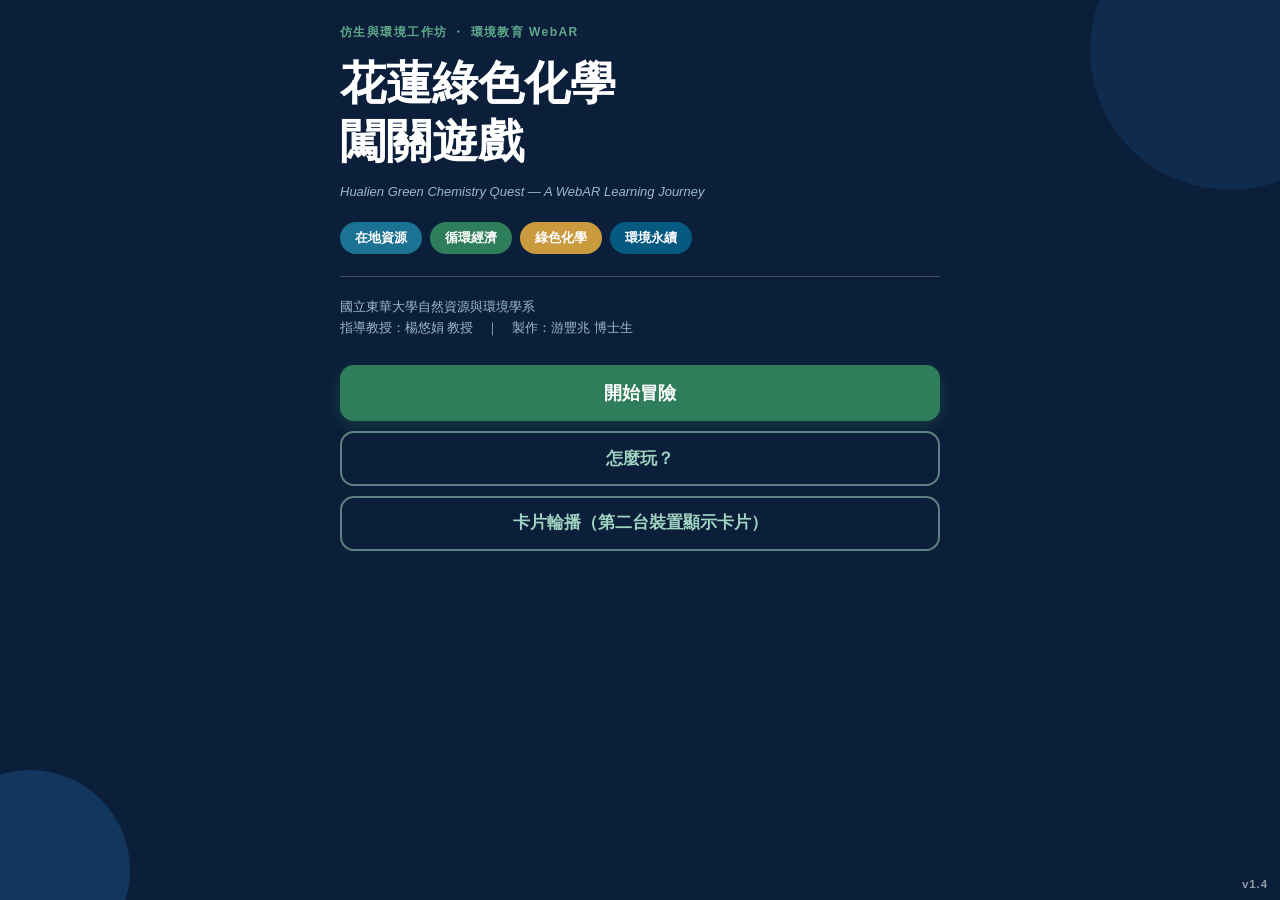
<file: index.html>
<!doctype html>
<html lang="zh-Hant">
<head>
<meta charset="utf-8">
<meta name="viewport" content="width=device-width, initial-scale=1, maximum-scale=1, user-scalable=no, viewport-fit=cover">
<meta name="theme-color" content="#0B1F3A">
<meta name="description" content="花蓮綠色化學闖關 — 手機 WebAR 教學遊戲｜國立東華大學自然資源與環境學系 仿生與環境工作坊">
<meta name="apple-mobile-web-app-capable" content="yes">
<title>花蓮綠色化學闖關</title>
<link rel="stylesheet" href="css/style.css?v=1.4">
<!-- A-Frame 必須先於 MindAR；全部 defer，順序保留且不阻擋載入畫面繪製 -->
<script defer src="vendor/aframe.min.js"></script>
<script defer src="vendor/mindar-image-aframe.prod.js"></script>
<script defer src="js/data.js?v=1.4"></script>
<script defer src="js/visuals.js?v=1.4"></script>
<script defer src="js/ar.js?v=1.4"></script>
<script defer src="js/game.js?v=1.4"></script>
</head>
<body>

<!-- ═══════════ 內建瀏覽器警告橫幅（LINE／FB／IG／微信） ═══════════ -->
<div id="inapp-banner" class="inapp-banner hidden">
  <p id="inapp-text"></p>
  <button id="inapp-close" class="inapp-x" aria-label="關閉提示">×</button>
</div>

<!-- ═══════════ 載入畫面 ═══════════ -->
<section id="scr-loading" class="screen dark active">
  <div class="loader-wrap">
    <div class="spinner"></div>
    <h1 class="load-title">花蓮綠色化學闖關</h1>
    <p class="load-sub">HUALIEN GREEN CHEMISTRY QUEST</p>
    <p id="load-msg" class="load-msg">正在準備素材…</p>
  </div>
  <span class="ver-tag">v1.4</span>
</section>

<!-- ═══════════ 標題頁 ═══════════ -->
<section id="scr-title" class="screen dark">
  <div class="deco-circle c1"></div><div class="deco-circle c2"></div>
  <div class="pad">
    <p class="eyebrow">仿生與環境工作坊 ・ 環境教育 WebAR</p>
    <h1 class="big-title">花蓮綠色化學<br>闖關遊戲</h1>
    <p class="sub-en">Hualien Green Chemistry Quest — A WebAR Learning Journey</p>
    <div class="pills">
      <span class="pill teal">在地資源</span>
      <span class="pill green">循環經濟</span>
      <span class="pill gold">綠色化學</span>
      <span class="pill deep">環境永續</span>
    </div>
    <hr class="rule">
    <p class="byline">國立東華大學自然資源與環境學系<br>指導教授：楊悠娟 教授　｜　製作：游豐兆 博士生</p>
    <button id="btn-start" class="btn primary big">開始冒險</button>
    <button id="btn-howto" class="btn ghost">怎麼玩？</button>
    <a class="btn ghost" href="cards.html">卡片輪播（第二台裝置顯示卡片）</a>
  </div>
  <span class="ver-tag">v1.4</span>
</section>

<!-- ═══════════ 玩法說明 ═══════════ -->
<section id="scr-howto" class="screen light">
  <div class="pad">
    <p class="kicker">HOW TO PLAY</p>
    <h2 class="page-title">怎麼玩</h2>
    <ol class="howto">
      <li><b>選主角</b>：阿海、小玉、蛇紋獸，三選一。</li>
      <li><b>選關卡數</b>：5 關（精華版）或 10 關（完整版）。</li>
      <li><b>探索模式</b>：用畫面下方的方向鍵移動主角，走到會發光的目標點。</li>
      <li><b>三種玩法</b>：每一關按「開始掃描」後可以選——<br>
        <b>① 掃描卡片</b>：掃<b>遊戲萬用卡</b>（一張卡玩到底）或該關的專屬卡片，兩種都會過關。<br>
        <b>② 免卡體驗</b>：手邊沒有卡片時，開後鏡頭把教學內容疊在實景上，還能拍照留念。<br>
        <b>③ 跳過直接答題</b>：不開相機，直接看教學並作答。</li>
      <li><b>答題過關</b>：教學內容浮現後回答一題；答錯會給提示，可以重試。</li>
      <li><b>第二台裝置當卡片</b>：開 <a href="cards.html">卡片輪播頁</a>，用另一支手機／平板／筆電顯示卡片給這一台掃。</li>
    </ol>
    <div class="note">
      <b>萬用卡</b>：列印稿的<b>第 1 頁</b>就是萬用卡。整場只印這一張、只拿這一張，
      就可以從第 1 關掃到第 10 關，不必每過一關換一張圖。
    </div>
    <div class="note">
      <b>相機說明</b>：本遊戲需要使用手機的<b>後鏡頭</b>來辨識圖片。影像只在你的手機上即時處理，
      <b>不會上傳、不會儲存</b>。首次使用瀏覽器會詢問相機權限，請點「允許」。
    </div>
    <button class="btn primary big" data-go="scr-title">回到首頁</button>
    <a class="btn ghost" href="cards.html">開啟卡片輪播頁</a>
  </div>
</section>

<!-- ═══════════ 選主角 ═══════════ -->
<section id="scr-char" class="screen light">
  <div class="pad">
    <p class="kicker">01 / CHOOSE YOUR HERO</p>
    <h2 class="page-title">選擇你的主角</h2>
    <p class="page-sub">三位夥伴，個性不同，任務相同</p>
    <div id="char-list" class="char-list"></div>
    <button id="btn-char-next" class="btn primary big" disabled>下一步</button>
  </div>
</section>

<!-- ═══════════ 選關卡數 ═══════════ -->
<section id="scr-mode" class="screen light">
  <div class="pad">
    <p class="kicker">02 / CHOOSE YOUR ROUTE</p>
    <h2 class="page-title">選擇關卡數</h2>
    <p class="page-sub">時間有限就走精華版，想學完整就走完整版</p>
    <div class="mode-list">
      <button class="mode-card" data-mode="5">
        <span class="mode-n">5</span>
        <span class="mode-t">精華版</span>
        <span class="mode-d">約 15 分鐘<br>山與海・墨玉門把・水・微胞・杯墊</span>
      </button>
      <button class="mode-card" data-mode="10">
        <span class="mode-n">10</span>
        <span class="mode-t">完整版</span>
        <span class="mode-d">約 30 分鐘<br>從在地資源一路走到綠色化學十二原則</span>
      </button>
    </div>
    <button class="btn ghost" data-go="scr-char">上一步</button>
  </div>
</section>

<!-- ═══════════ 探索模式 ═══════════ -->
<section id="scr-explore" class="screen">
  <div id="stage" class="stage">
    <div id="goal" class="goal"><span class="goal-ring"></span><span class="goal-dot">?</span></div>
    <img id="hero" class="hero" alt="主角">
  </div>
  <div class="hud-top">
    <div class="hud-bar">
      <span id="hud-level" class="hud-level">01</span>
      <span id="hud-place" class="hud-place"></span>
      <span id="hud-prog" class="hud-prog"></span>
    </div>
    <div id="bubble" class="bubble"><p id="bubble-text"></p></div>
  </div>
  <div class="hud-bottom">
    <!-- 一律佔住版面（僅以 off 隱藏可見度），讓可行走區的下緣不會隨按鈕出現而跳動 -->
    <button id="btn-scan" class="btn scan off">開始掃描</button>
    <div class="dpad" role="group" aria-label="方向鍵">
      <button class="dbtn up"    data-dir="up"    aria-label="向上">▲</button>
      <button class="dbtn left"  data-dir="left"  aria-label="向左">◀</button>
      <button class="dbtn right" data-dir="right" aria-label="向右">▶</button>
      <button class="dbtn down"  data-dir="down"  aria-label="向下">▼</button>
    </div>
  </div>
</section>

<!-- ═══════════ AR 掃描模式 ═══════════ -->
<section id="scr-ar" class="screen ar">
  <!-- 預檢相機畫面：按下按鈕的手勢內立刻取得串流並播放，使用者馬上看到相機活著 -->
  <video id="cam-preview" class="cam-preview hidden" playsinline webkit-playsinline muted autoplay></video>
  <div id="ar-host"></div>

  <!-- v1.4：三個明確模式取代 v1.2 的「開相機 ／ 沒有相機」二選一。
       上一次用過的模式會被高亮並標示「上次用這個」，但玩家隨時可以改。 -->
  <div id="ar-intro" class="ar-panel">
    <div class="ar-card">
      <p class="kicker">AR SCAN</p>
      <h3 id="ar-intro-title">準備掃描</h3>
      <p id="ar-lead" class="ar-lead"></p>
      <div class="mode-picker">
        <button id="btn-mode-scan" class="mode-btn" data-mode="scan">
          <span class="mode-ico">📷</span>
          <span class="mode-body">
            <span class="mode-main">掃描卡片</span>
            <span class="mode-sub">本關卡片或萬用卡皆可</span>
          </span>
          <span class="mode-last">上次用這個</span>
        </button>
        <button id="btn-mode-nocard" class="mode-btn" data-mode="nocard">
          <span class="mode-ico">✨</span>
          <span class="mode-body">
            <span class="mode-main">免卡體驗</span>
            <span class="mode-sub">開相機直接看內容，手邊沒有卡片也能玩</span>
          </span>
          <span class="mode-last">上次用這個</span>
        </button>
        <button id="btn-mode-skip" class="mode-btn" data-mode="skip">
          <span class="mode-ico">▶</span>
          <span class="mode-body">
            <span class="mode-main">跳過直接答題</span>
            <span class="mode-sub">不開相機，直接看教學內容並作答</span>
          </span>
          <span class="mode-last">上次用這個</span>
        </button>
      </div>
      <p class="ar-warn">若你是從 <b>LINE／Facebook／Instagram</b> 點開本頁，相機會被那些 App 的內建瀏覽器封鎖，
        請改用 <b>Safari</b>（iPhone）或 <b>Chrome</b>（Android）開啟。</p>
      <p class="ar-note">影像只在你的裝置上即時處理，不會上傳、不會儲存。</p>
      <p class="ar-note">第二台裝置請開 <a href="cards.html" target="_blank" rel="noopener">cards.html</a> 顯示卡片，
        用另一支手機、平板或筆電當卡片給這一台掃。</p>
      <button id="btn-ar-back" class="btn ghost small">回到探索</button>
    </div>
  </div>

  <div id="ar-scanning" class="ar-scanning hidden">
    <div class="reticle"><span></span><span></span><span></span><span></span></div>
    <p id="scan-status" class="scan-tip">對準關鍵圖片，讓整張圖填滿方框</p>
    <p id="scan-hint" class="scan-hint hidden"></p>
    <div id="scan-wait" class="scan-wait hidden">
      <p id="scan-count" class="scan-count"></p>
      <button id="btn-keep-wait" class="btn ghost small">繼續等待</button>
    </div>
    <button id="btn-scan-cancel" class="btn ghost small">取消</button>
  </div>

  <!-- v1.2 掃描成功層：固定定位 DOM，z-index 壓過 a-scene／canvas 所有層。
       3D 疊加內容仍看得見（本層只佔上下兩條），4 秒後自動進入教學。 -->
  <div id="ar-success" class="ar-success hidden">
    <div class="ar-success-banner">
      <span id="ar-success-mark" class="ar-success-mark">✓ 掃描成功！</span>
      <span id="ar-success-count" class="ar-success-count"></span>
    </div>
    <button id="btn-ar-teach" class="ar-success-btn">進入教學 ▶</button>
  </div>

  <!-- ═══ v1.4 免卡體驗層 ═══
       不需要 MindAR、不需要任何錨定：後鏡頭實景全螢幕，教學內容以半透明底板
       疊在畫面中央（輕微上下浮動）。位置一律由靜態 CSS 決定，動畫只做位移點綴，
       所以就算動畫被系統凍結（省電模式／prefers-reduced-motion）版面也不會跑掉。 -->
  <div id="ar-nocard" class="nocard-layer hidden">
    <div id="nocard-tilt" class="nocard-tilt">
      <div id="nocard-card" class="nocard-card">
        <p class="nocard-kicker" id="nocard-kicker"></p>
        <h3 id="nocard-title" class="nocard-title"></h3>
        <div id="nocard-visual" class="nocard-visual"></div>
        <ul id="nocard-points" class="nocard-points"></ul>
      </div>
    </div>
    <div class="nocard-bar">
      <button id="btn-nocard-shot" class="btn nocard-shot">📸 拍下學習瞬間</button>
      <button id="btn-nocard-go" class="btn nocard-go">繼續 ▶</button>
    </div>
    <button id="btn-nocard-back" class="btn ghost small nocard-back">回到選單</button>

    <div id="nocard-photo" class="nocard-photo hidden">
      <div class="nocard-photo-inner">
        <p class="nocard-photo-t">學習瞬間已拍好</p>
        <img id="nocard-photo-img" alt="學習瞬間合成照片">
        <p class="nocard-photo-tip" id="nocard-photo-tip">手機請<b>長按圖片</b>選「儲存影像」；電腦可按下方按鈕下載。</p>
        <a id="nocard-dl" class="btn primary" download="花蓮綠色化學闖關.png">下載照片</a>
        <button id="btn-nocard-photo-close" class="btn ghost">關閉</button>
      </div>
    </div>
  </div>

  <div id="ar-fallback" class="ar-panel hidden">
    <div class="ar-card">
      <p class="kicker">CAMERA DIAGNOSTIC · 相機診斷</p>
      <h3 id="fb-title">沒有相機也能繼續</h3>

      <div id="fb-diag" class="fb-diag hidden">
        <p class="fb-reason"><b>原因：</b><span id="fb-reason"></span></p>
        <p class="fb-guide" id="fb-guide"></p>
      </div>

      <p class="ar-p">相機不是必要的。你可以直接看關鍵圖片，一樣可以學完這一關。</p>
      <img id="fb-img" class="fb-img" alt="關卡關鍵圖片">
      <button id="btn-fb-retry" class="btn primary big">重試相機</button>
      <button id="btn-fb-view" class="btn ghost">用圖片模式繼續</button>
      <button id="btn-fb-skip" class="btn ghost">直接答題</button>
      <button id="btn-copy-diag" class="btn ghost small">📋 複製診斷資訊</button>
      <textarea id="diag-box" class="diag-box hidden" readonly rows="10"></textarea>
    </div>
  </div>

  <div id="ar-teach" class="ar-panel hidden">
    <div class="ar-card teach">
      <p class="kicker">教學內容 · <span id="teach-en"></span></p>
      <h3 id="teach-title"></h3>
      <div id="teach-visual" class="teach-visual"></div>
      <ul id="teach-points" class="teach-points"></ul>
      <button id="btn-to-quiz" class="btn primary big">我懂了，來答題</button>
    </div>
  </div>
</section>

<!-- ═══════════ 問答 ═══════════ -->
<section id="scr-quiz" class="screen light">
  <div class="pad">
    <p class="kicker">闖關問答 · <span id="quiz-level"></span></p>
    <h2 id="quiz-q" class="quiz-q"></h2>
    <div id="quiz-opts" class="quiz-opts"></div>
    <div id="quiz-fb" class="quiz-fb hidden"></div>
    <button id="btn-quiz-next" class="btn primary big hidden">繼續</button>
  </div>
</section>

<!-- ═══════════ 關卡總結 ═══════════ -->
<section id="scr-lesson" class="screen dark">
  <div class="deco-circle c1"></div>
  <div class="pad center">
    <div class="badge-pop">✓</div>
    <p class="eyebrow" id="lesson-kicker"></p>
    <h2 class="lesson-t" id="lesson-text"></h2>
    <hr class="rule">
    <p class="lesson-sub" id="lesson-sub"></p>
    <button id="btn-lesson-next" class="btn primary big">前往下一關</button>
  </div>
</section>

<!-- ═══════════ 全破總結 ═══════════ -->
<section id="scr-finish" class="screen light">
  <div class="pad">
    <p class="kicker">MISSION COMPLETE</p>
    <h2 class="page-title">恭喜全破！</h2>
    <p class="page-sub" id="finish-sub"></p>

    <div id="badge" class="badge-card">
      <div class="badge-ring">
        <img id="badge-hero" class="badge-hero" alt="">
      </div>
      <div class="badge-txt">
        <p class="badge-title">花蓮綠色化學闖關</p>
        <p class="badge-name" id="badge-name"></p>
        <p class="badge-meta" id="badge-meta"></p>
        <p class="badge-org">國立東華大學自然資源與環境學系<br>仿生與環境工作坊</p>
      </div>
    </div>

    <h3 class="sec-h">五個帶走的概念</h3>
    <div id="summary-list" class="summary-list"></div>

    <h3 class="sec-h">你在每一關學到的</h3>
    <ul id="lesson-recap" class="recap"></ul>

    <button id="btn-share" class="btn primary big">分享我的完成徽章</button>
    <button id="btn-restart" class="btn ghost">再玩一次</button>
    <p class="foot">全部插畫、圖表與角色皆為本專案自繪，零版權素材。</p>
  </div>
</section>

<div id="toast" class="toast"></div>

</body>
</html>
</file>
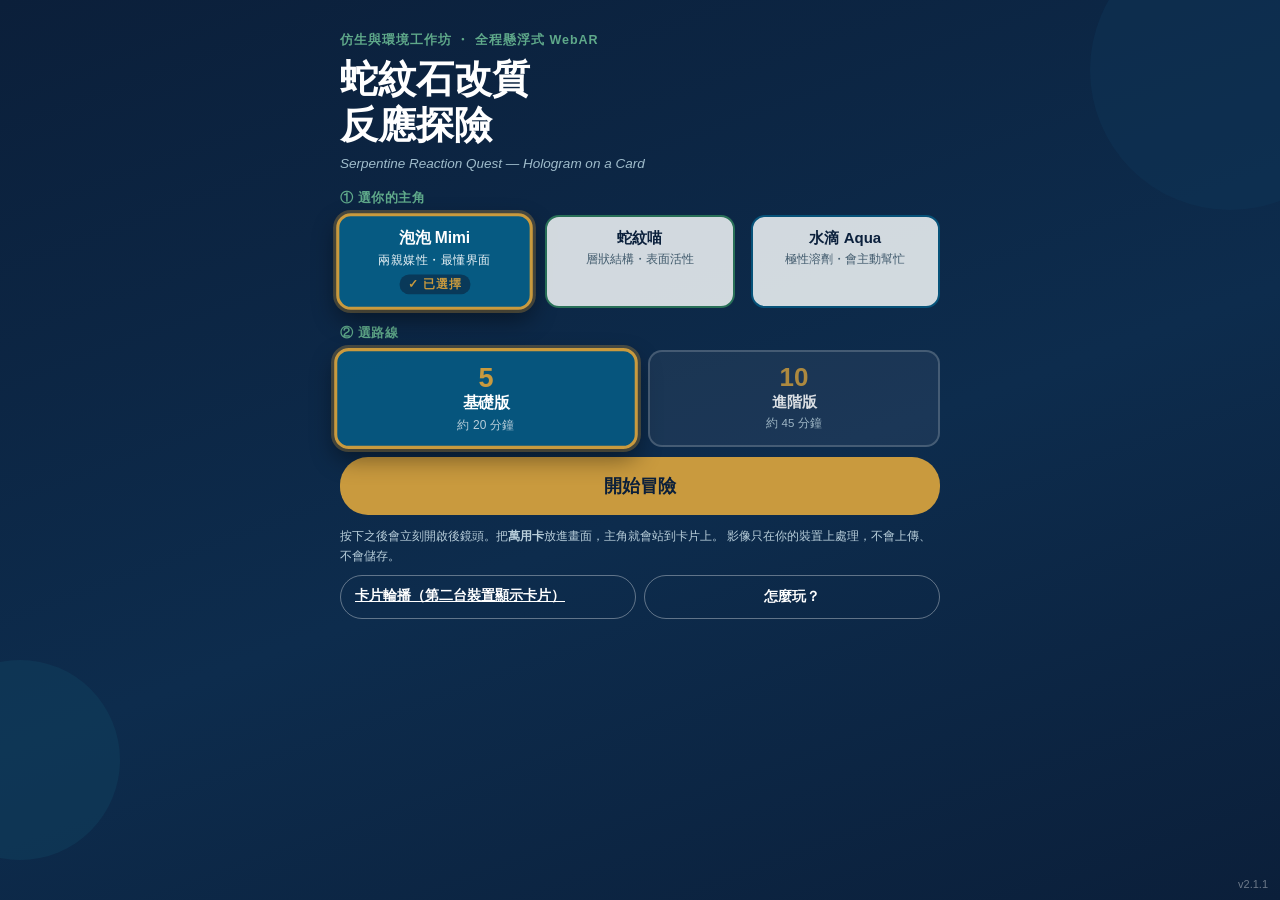
<file: reaction-quest/index.html>
<!doctype html>
<html lang="zh-Hant">
<head>
<meta charset="utf-8">
<meta name="viewport" content="width=device-width, initial-scale=1, maximum-scale=1, user-scalable=no, viewport-fit=cover">
<meta name="theme-color" content="#0B1F3A">
<meta name="description" content="蛇紋石改質反應探險 v2.1.1 — 全程懸浮式 WebAR 闖關｜國立東華大學自然資源與環境學系 仿生與環境工作坊">
<meta name="apple-mobile-web-app-capable" content="yes">
<title>蛇紋石改質反應探險</title>
<link rel="stylesheet" href="css/style.css?v=2.1.1">
<script defer src="vendor/aframe.min.js"></script>
<script defer src="vendor/mindar-image-aframe.prod.js"></script>
<script defer src="js/data.js?v=2.1.1"></script>
<script defer src="js/quizdata.js?v=2.1.1"></script>
<script defer src="js/anims.js?v=2.1.1"></script>
<script defer src="js/visuals.js?v=2.1.1"></script>
<script defer src="js/char3d.js?v=2.1.1"></script>
<script defer src="js/audio.js?v=2.1.1"></script>
<script defer src="js/ar.js?v=2.1.1"></script>
<script defer src="js/stage.js?v=2.1.1"></script>
<script defer src="js/quiz3d.js?v=2.1.1"></script>
<script defer src="js/game.js?v=2.1.1"></script>
</head>
<body>

<!-- ═══════════ 相機層（z 最底，全程不中斷） ═══════════ -->
<video id="cam-preview" class="cam-layer" playsinline webkit-playsinline muted autoplay></video>
<div id="scene-bg" class="scene-bg"></div>

<!-- ═══════════ 懸浮舞台（常駐 A-Frame 場景） ═══════════ -->
<div id="ar-host" class="ar-host"></div>

<!-- ═══════════ 過場遮罩（切換錨定／換關時淡入淡出，不讓畫面閃黑） ═══════════ -->
<div id="veil" class="veil"></div>

<!-- ═══════════ 內建瀏覽器警告 ═══════════ -->
<div id="inapp-banner" class="inapp-banner hidden">
  <p id="inapp-text"></p>
  <button id="inapp-close" class="inapp-x" aria-label="關閉提示">×</button>
</div>

<!-- ═══════════ HUD ═══════════ -->
<div id="hud" class="hud hidden">
  <div class="hud-top">
    <span id="hud-level" class="chip chip-lv">01</span>
    <span id="hud-place" class="chip chip-place"></span>
    <span id="hud-token" class="chip chip-token">0 / 3</span>
    <span class="hud-spacer"></span>
    <button id="btn-mute" class="icon-btn" aria-label="音樂開關">♪</button>
    <button id="btn-power" class="icon-btn" aria-label="省電模式">⚡</button>
    <button id="btn-diag" class="icon-btn" aria-label="診斷">?</button>
  </div>

  <p id="hud-hint" class="hud-hint"></p>

  <div class="hud-bottom">
    <div class="dpad" role="group" aria-label="方向鍵">
      <button class="dbtn up"    data-dir="up"    aria-label="向上">▲</button>
      <button class="dbtn left"  data-dir="left"  aria-label="向左">◀</button>
      <button class="dbtn mid"   aria-hidden="true"></button>
      <button class="dbtn right" data-dir="right" aria-label="向右">▶</button>
      <button class="dbtn down"  data-dir="down"  aria-label="向下">▼</button>
    </div>
    <div class="act-col">
      <button id="btn-nocard" class="act-btn ghost hidden">免卡解鎖</button>
      <button id="btn-replay" class="act-btn ghost hidden">重看動畫</button>
      <!-- v2.1：答錯／失敗時的救援按鈕（HUD 層 DOM，不是 3D 物件） -->
      <button id="btn-tip" class="act-btn ghost hidden">💡 看提示</button>
      <button id="btn-lvtop" class="act-btn ghost hidden">↺ 回本關開頭</button>
      <button id="btn-retry" class="act-btn retry hidden">🔁 再試一次</button>
      <button id="btn-again" class="act-btn ghost hidden">重玩本關</button>
      <button id="btn-next" class="act-btn hidden">繼續 ▶</button>
    </div>
  </div>
</div>

<!-- ═══════════ 標題頁（唯一的非 AR 畫面：需要它取得使用者手勢） ═══════════ -->
<section id="scr-title" class="screen dark active">
  <div class="deco-circle c1"></div><div class="deco-circle c2"></div>
  <div class="pad">
    <p class="eyebrow">仿生與環境工作坊 ・ 全程懸浮式 WebAR</p>
    <h1 class="big-title">蛇紋石改質<br>反應探險</h1>
    <p class="sub-en">Serpentine Reaction Quest — Hologram on a Card</p>

    <p class="pick-h">① 選你的主角</p>
    <div id="char-row" class="pick-row"></div>

    <p class="pick-h">② 選路線</p>
    <div class="pick-row">
      <button class="pick-card" data-mode="5">
        <span class="pick-n">5</span><span class="pick-t">基礎版</span>
        <span class="pick-d">約 20 分鐘</span>
      </button>
      <button class="pick-card" data-mode="10">
        <span class="pick-n">10</span><span class="pick-t">進階版</span>
        <span class="pick-d">約 45 分鐘</span>
      </button>
    </div>

    <button id="btn-start" class="btn primary big">開始冒險</button>
    <p class="tiny">按下之後會立刻開啟後鏡頭。把<b>萬用卡</b>放進畫面，主角就會站到卡片上。
      影像只在你的裝置上處理，不會上傳、不會儲存。</p>
    <div class="links">
      <a class="btn ghost small" href="cards.html">卡片輪播（第二台裝置顯示卡片）</a>
      <button id="btn-howto" class="btn ghost small">怎麼玩？</button>
    </div>
  </div>
  <span class="ver-tag">v2.1.1</span>
</section>

<!-- ═══════════ 玩法說明 ═══════════ -->
<section id="scr-howto" class="screen light">
  <div class="pad">
    <p class="kicker">HOW TO PLAY</p>
    <h2 class="page-title">怎麼玩</h2>
    <ol class="howto">
      <li><b>把萬用卡放進畫面</b>：主角、代幣、看板、反應動畫全部會<b>站在卡片上方懸浮</b>。
        手機繞著卡片走，透視會跟著變——這就是全像模式。</li>
      <li><b>卡片離開畫面也不會中斷</b>：內容會平滑轉成「螢幕懸浮」繼續玩，
        把卡片放回來就自動回到卡片上。進度永遠不會重置。</li>
      <li><b>用方向鍵讓主角在卡片上滑行</b>，碰到三個漂浮代幣就收集，集滿三個解鎖本關關鍵物件。</li>
      <li><b>懸浮教學</b>：關鍵物件從卡片上升起，旁邊浮出 2–3 張看板，把反應式講清楚。</li>
      <li><b>兩題懸浮互動題</b>：直接用手指點畫面中的 3D 物件、卡片或時間軸。</li>
      <li><b>沒有卡片也能玩</b>：按「免卡解鎖」，一樣是相機實景＋懸浮內容。</li>
      <li><b>音樂與音效</b>全部原創合成，右上角「♪」可靜音；「⚡」是省電模式（停止逐幀辨識）。</li>
    </ol>
    <div class="note"><b>萬用卡</b>：列印稿第 1 頁就是萬用卡，整場只印這一張，
      從第一關用到最後一關。</div>
    <button class="btn primary big" data-go="scr-title">回到首頁</button>
  </div>
</section>

<!-- ═══════════ 相機診斷／降級 ═══════════ -->
<section id="scr-diag" class="screen light">
  <div class="pad">
    <p class="kicker">CAMERA DIAGNOSTIC · 相機診斷</p>
    <h2 class="page-title">相機狀態</h2>
    <div id="fb-diag" class="fb-diag hidden">
      <p class="fb-reason"><b>原因：</b><span id="fb-reason"></span></p>
      <p class="fb-guide" id="fb-guide"></p>
    </div>
    <p class="ar-p">相機不是必要的。關掉相機時背景會改用該關的花蓮場景圖，
      懸浮玩法完全一樣，可以從頭玩到全破。</p>
    <button id="btn-retry-cam" class="btn primary big">重試相機</button>
    <button id="btn-no-cam" class="btn ghost">用場景背景繼續玩</button>
    <button id="btn-copy-diag" class="btn ghost small">📋 複製診斷資訊</button>
    <button id="btn-quit" class="btn ghost small">⏹ 結束遊戲（停止音樂並回首頁）</button>
    <textarea id="diag-box" class="diag-box hidden" readonly rows="12"></textarea>
    <button class="btn ghost" data-go="back">關閉</button>
  </div>
</section>

<!-- ═══════════ 全破徽章（截圖用；仍疊在相機實景上） ═══════════ -->
<div id="badge-layer" class="badge-layer hidden">
  <div class="badge-card">
    <p class="badge-title">蛇紋石改質反應探險</p>
    <p class="badge-name" id="badge-name"></p>
    <p class="badge-meta" id="badge-meta"></p>
    <p class="badge-org">國立東華大學自然資源與環境學系<br>仿生與環境工作坊</p>
  </div>
  <button id="btn-shot" class="btn primary">📸 拍下完成徽章</button>
  <button id="btn-badge-again" class="btn ghost small">重玩本關</button>
  <button id="btn-restart" class="btn ghost small">重新開始</button>
  <div id="shot-box" class="shot-box hidden">
    <img id="shot-img" alt="完成徽章">
    <p class="tiny">手機請<b>長按圖片</b>選「儲存影像」；電腦可按下方按鈕下載。</p>
    <a id="shot-dl" class="btn primary" download="蛇紋石改質反應探險-完成徽章.png">下載</a>
    <button id="btn-shot-close" class="btn ghost small">關閉</button>
  </div>
</div>

<div id="toast" class="toast"></div>

</body>
</html>
</file>
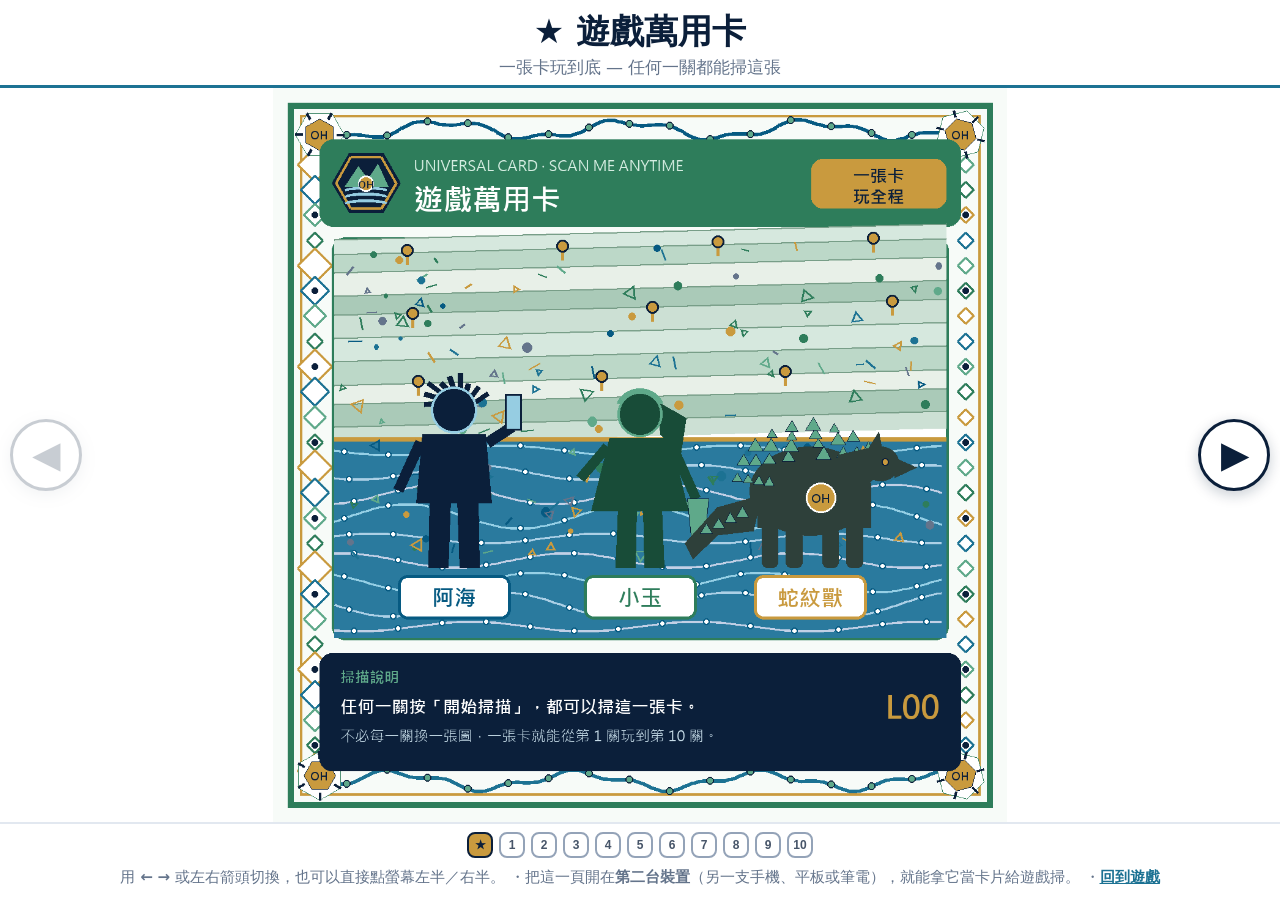
<file: cards.html>
<!doctype html>
<html lang="zh-Hant">
<head>
<meta charset="utf-8">
<meta name="viewport" content="width=device-width, initial-scale=1, viewport-fit=cover">
<meta name="theme-color" content="#FFFFFF">
<meta name="description" content="花蓮綠色化學闖關 — 關卡卡片輪播（第二台裝置顯示用）">
<title>卡片輪播 — 花蓮綠色化學闖關</title>
<style>
  /* 這一頁刻意用純白高亮底色：第二台裝置拿來「當卡片」給第一台掃，
     背景越白、對比越高，辨識越穩定。整頁不做任何深色主題切換。 */
  *{box-sizing:border-box;margin:0;padding:0}
  html,body{height:100%}
  body{
    background:#fff;color:#1E293B;
    font-family:"Microsoft JhengHei","Noto Sans TC",system-ui,sans-serif;
    display:flex;flex-direction:column;
    padding:env(safe-area-inset-top) env(safe-area-inset-right) env(safe-area-inset-bottom) env(safe-area-inset-left);
    overscroll-behavior:none;
  }
  header{
    flex:0 0 auto;text-align:center;padding:10px 8px 6px;
    border-bottom:3px solid #1C7293;background:#fff;
  }
  #ttl{font-size:clamp(20px,5.4vw,34px);font-weight:800;color:#0B1F3A;line-height:1.25}
  #sub{font-size:clamp(13px,3.2vw,17px);color:#64748B;margin-top:3px}
  #sub b{color:#1C7293}

  main{
    flex:1 1 auto;position:relative;display:flex;align-items:center;justify-content:center;
    min-height:0;background:#fff;
  }
  /* 點左半／右半螢幕切換：兩塊透明感應區壓在圖片上方，但在箭頭之下 */
  .half{position:absolute;top:0;bottom:0;width:34%;z-index:2;background:transparent;
        border:0;cursor:pointer;-webkit-tap-highlight-color:transparent}
  .half.l{left:0}.half.r{right:0}
  #img{max-width:100%;max-height:100%;width:auto;height:auto;object-fit:contain;
       display:block;image-rendering:auto;background:#fff}

  .nav{
    position:absolute;top:50%;transform:translateY(-50%);z-index:3;
    width:72px;height:72px;min-width:64px;min-height:64px;border-radius:50%;
    border:3px solid #0B1F3A;background:rgba(255,255,255,.92);color:#0B1F3A;
    font-size:34px;line-height:1;font-weight:900;cursor:pointer;
    box-shadow:0 4px 14px rgba(11,31,58,.22);
    display:flex;align-items:center;justify-content:center;
  }
  .nav:active{background:#0B1F3A;color:#fff}
  .nav[disabled]{opacity:.22;cursor:default}
  #prev{left:10px}#next{right:10px}

  footer{
    flex:0 0 auto;padding:8px 12px 12px;text-align:center;
    border-top:2px solid #E2E8F0;background:#fff;
  }
  #dots{display:flex;gap:6px;justify-content:center;flex-wrap:wrap;margin-bottom:8px}
  .dot{width:26px;height:26px;border-radius:8px;border:2px solid #94A3B8;background:#fff;
       color:#475569;font-size:12px;font-weight:700;cursor:pointer;padding:0;line-height:1}
  .dot.on{background:#1C7293;border-color:#0B1F3A;color:#fff}
  .dot.uni{border-color:#C99A3E;color:#8A6A25}
  .dot.uni.on{background:#C99A3E;border-color:#0B1F3A;color:#0B1F3A}
  .tip{font-size:clamp(12px,3vw,15px);color:#64748B;line-height:1.5}
  .tip a{color:#1C7293;font-weight:700}
  @media (max-width:420px){ .nav{width:64px;height:64px;font-size:30px} }
</style>
</head>
<body>

<header>
  <div id="ttl">關卡卡片</div>
  <div id="sub"></div>
</header>

<main>
  <button class="half l" id="halfL" aria-label="上一張"></button>
  <button class="half r" id="halfR" aria-label="下一張"></button>
  <img id="img" alt="關卡卡片">
  <button class="nav" id="prev" aria-label="上一張">◀</button>
  <button class="nav" id="next" aria-label="下一張">▶</button>
</main>

<footer>
  <div id="dots"></div>
  <p class="tip">
    用 <b>←</b> <b>→</b> 或左右箭頭切換，也可以直接點螢幕左半／右半。
    ・把這一頁開在<b>第二台裝置</b>（另一支手機、平板或筆電），就能拿它當卡片給遊戲掃。
    ・<a href="index.html">回到遊戲</a>
  </p>
</footer>

<script>
(function(){
  /* 卡片清單：第 0 張是萬用卡（一張卡玩到底），其後是十張關卡卡。 */
  var TITLES = [
    '花蓮的山與海','石材廠的邊角料','墨玉的秘密','深層海水的礦物','水是最好的溶劑',
    '微胞奈米反應艙','常溫改質不燒窯','遠紅外線杯墊誕生','災害土砂的第二種命運','綠色化學大考驗'
  ];
  var CARDS = [{
    src:'assets/targets/universal.png', uni:true,
    title:'遊戲萬用卡', sub:'一張卡玩到底 — 任何一關都能掃這張'
  }];
  for (var i=0;i<10;i++){
    CARDS.push({
      src:'assets/targets/level'+String(i+1).padStart(2,'0')+'.png', uni:false,
      title:TITLES[i], sub:'關卡 '+(i+1)+' ／ 10'
    });
  }

  var idx = 0;
  var img=document.getElementById('img'), ttl=document.getElementById('ttl'),
      sub=document.getElementById('sub'), prev=document.getElementById('prev'),
      next=document.getElementById('next'), dots=document.getElementById('dots');

  /* 圓點索引列：0 = 萬用卡（金色），1–10 = 關卡 */
  CARDS.forEach(function(c,i){
    var b=document.createElement('button');
    b.className='dot'+(c.uni?' uni':'');
    b.textContent = c.uni ? '★' : String(i);
    b.title = c.uni ? '萬用卡' : ('關卡 '+i);
    b.addEventListener('click', function(){ go(i); });
    dots.appendChild(b);
  });

  function preload(i){
    if (i<0 || i>=CARDS.length) return;
    var p=new Image(); p.src=CARDS[i].src;
  }

  function go(i){
    if (i<0) i=0;
    if (i>CARDS.length-1) i=CARDS.length-1;
    idx=i;
    var c=CARDS[i];
    img.src=c.src;
    img.alt=c.title;
    ttl.textContent = c.uni ? ('★ '+c.title) : ('關卡 '+i+'　'+c.title);
    sub.innerHTML = c.uni ? c.sub : ('<b>'+c.sub+'</b>　把整張圖填滿掃描框');
    prev.disabled = (i===0);
    next.disabled = (i===CARDS.length-1);
    Array.prototype.forEach.call(dots.children,function(d,k){ d.classList.toggle('on',k===i); });
    document.title = (c.uni?'萬用卡':('關卡 '+i+' '+c.title))+' — 卡片輪播';
    preload(i+1); preload(i-1);
    // 記住看到哪一張，換頁回來還在同一張（隱私模式會丟出例外，忽略即可）
    try { localStorage.setItem('hgcq.cards.idx', String(i)); } catch(e){}
  }

  prev.addEventListener('click', function(e){ e.stopPropagation(); go(idx-1); });
  next.addEventListener('click', function(e){ e.stopPropagation(); go(idx+1); });
  document.getElementById('halfL').addEventListener('click', function(){ go(idx-1); });
  document.getElementById('halfR').addEventListener('click', function(){ go(idx+1); });

  addEventListener('keydown', function(e){
    if (e.key==='ArrowLeft'){ go(idx-1); e.preventDefault(); }
    else if (e.key==='ArrowRight'){ go(idx+1); e.preventDefault(); }
    else if (e.key==='Home'){ go(0); e.preventDefault(); }
    else if (e.key==='End'){ go(CARDS.length-1); e.preventDefault(); }
  });

  /* 觸控滑動切換（水平位移大於垂直才算） */
  var sx=0, sy=0, tracking=false;
  addEventListener('touchstart', function(e){
    if (e.touches.length!==1) return;
    sx=e.touches[0].clientX; sy=e.touches[0].clientY; tracking=true;
  }, {passive:true});
  addEventListener('touchend', function(e){
    if (!tracking) return; tracking=false;
    var t=e.changedTouches[0], dx=t.clientX-sx, dy=t.clientY-sy;
    if (Math.abs(dx)>52 && Math.abs(dx)>Math.abs(dy)*1.4) go(idx + (dx<0?1:-1));
  }, {passive:true});

  var start=0;
  try { var v=parseInt(localStorage.getItem('hgcq.cards.idx'),10); if(!isNaN(v)) start=v; } catch(e){}
  // 網址可指定：cards.html?n=3（0 代表萬用卡）
  var m=/[?&]n=(\d+)/.exec(location.search);
  if (m) start=parseInt(m[1],10);
  go(start);

  // 對外掛鉤，供自動化驗證
  window.__cards = { go:go, cards:CARDS, index:function(){ return idx; } };
})();
</script>
</body>
</html>
</file>
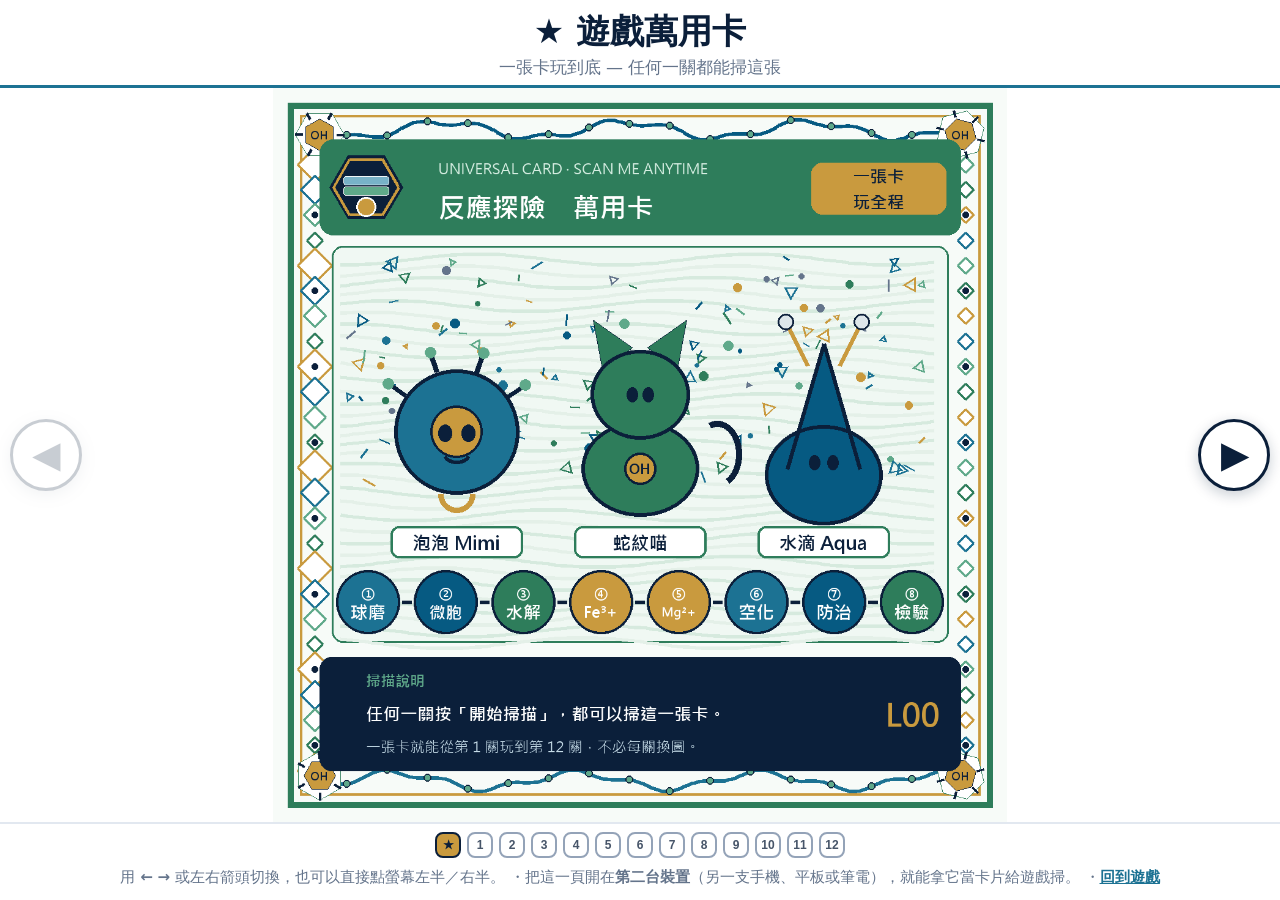
<file: reaction-quest/cards.html>
<!doctype html>
<html lang="zh-Hant">
<head>
<meta charset="utf-8">
<meta name="viewport" content="width=device-width, initial-scale=1, viewport-fit=cover">
<meta name="theme-color" content="#FFFFFF">
<meta name="description" content="蛇紋石改質反應探險 — 關卡卡片輪播（第二台裝置顯示用）">
<title>卡片輪播 — 蛇紋石改質反應探險</title>
<style>
  /* 這一頁刻意用純白高亮底色：第二台裝置拿來「當卡片」給第一台掃，
     背景越白、對比越高，辨識越穩定。整頁不做任何深色主題切換。 */
  *{box-sizing:border-box;margin:0;padding:0}
  html,body{height:100%}
  body{
    background:#fff;color:#1E293B;
    font-family:"Microsoft JhengHei","Noto Sans TC",system-ui,sans-serif;
    display:flex;flex-direction:column;
    padding:env(safe-area-inset-top) env(safe-area-inset-right) env(safe-area-inset-bottom) env(safe-area-inset-left);
    overscroll-behavior:none;
  }
  header{
    flex:0 0 auto;text-align:center;padding:10px 8px 6px;
    border-bottom:3px solid #1C7293;background:#fff;
  }
  #ttl{font-size:clamp(20px,5.4vw,34px);font-weight:800;color:#0B1F3A;line-height:1.25}
  #sub{font-size:clamp(13px,3.2vw,17px);color:#64748B;margin-top:3px}
  #sub b{color:#1C7293}

  main{
    flex:1 1 auto;position:relative;display:flex;align-items:center;justify-content:center;
    min-height:0;background:#fff;
  }
  /* 點左半／右半螢幕切換：兩塊透明感應區壓在圖片上方，但在箭頭之下 */
  .half{position:absolute;top:0;bottom:0;width:34%;z-index:2;background:transparent;
        border:0;cursor:pointer;-webkit-tap-highlight-color:transparent}
  .half.l{left:0}.half.r{right:0}
  #img{max-width:100%;max-height:100%;width:auto;height:auto;object-fit:contain;
       display:block;image-rendering:auto;background:#fff}

  .nav{
    position:absolute;top:50%;transform:translateY(-50%);z-index:3;
    width:72px;height:72px;min-width:64px;min-height:64px;border-radius:50%;
    border:3px solid #0B1F3A;background:rgba(255,255,255,.92);color:#0B1F3A;
    font-size:34px;line-height:1;font-weight:900;cursor:pointer;
    box-shadow:0 4px 14px rgba(11,31,58,.22);
    display:flex;align-items:center;justify-content:center;
  }
  .nav:active{background:#0B1F3A;color:#fff}
  .nav[disabled]{opacity:.22;cursor:default}
  #prev{left:10px}#next{right:10px}

  footer{
    flex:0 0 auto;padding:8px 12px 12px;text-align:center;
    border-top:2px solid #E2E8F0;background:#fff;
  }
  #dots{display:flex;gap:6px;justify-content:center;flex-wrap:wrap;margin-bottom:8px}
  .dot{width:26px;height:26px;border-radius:8px;border:2px solid #94A3B8;background:#fff;
       color:#475569;font-size:12px;font-weight:700;cursor:pointer;padding:0;line-height:1}
  .dot.on{background:#1C7293;border-color:#0B1F3A;color:#fff}
  .dot.uni{border-color:#C99A3E;color:#8A6A25}
  .dot.uni.on{background:#C99A3E;border-color:#0B1F3A;color:#0B1F3A}
  .tip{font-size:clamp(12px,3vw,15px);color:#64748B;line-height:1.5}
  .tip a{color:#1C7293;font-weight:700}
  @media (max-width:420px){ .nav{width:64px;height:64px;font-size:30px} }
</style>
</head>
<body>

<header>
  <div id="ttl">關卡卡片</div>
  <div id="sub"></div>
</header>

<main>
  <button class="half l" id="halfL" aria-label="上一張"></button>
  <button class="half r" id="halfR" aria-label="下一張"></button>
  <img id="img" alt="關卡卡片">
  <button class="nav" id="prev" aria-label="上一張">◀</button>
  <button class="nav" id="next" aria-label="下一張">▶</button>
</main>

<footer>
  <div id="dots"></div>
  <p class="tip">
    用 <b>←</b> <b>→</b> 或左右箭頭切換，也可以直接點螢幕左半／右半。
    ・把這一頁開在<b>第二台裝置</b>（另一支手機、平板或筆電），就能拿它當卡片給遊戲掃。
    ・<a href="index.html">回到遊戲</a>
  </p>
</footer>

<script>
(function(){
  /* 卡片清單：第 0 張是萬用卡（一張卡玩到底），其後是十二張關卡卡。 */
  var TITLES = [
    '墨玉的層狀結構與 –OH 門把','深層海水的 Mg²⁺ 與 Ca²⁺','TPGS-750-M 的三段分子',
    '微胞：奈米反應艙','第一式　球磨機械斷鍵','第二式　微胞自組裝與 CMC',
    '第三式　FeCl₃ 解離與水解','第四式　Fe³⁺ 抓住表面羥基【假說】',
    '第五式　Mg²⁺ 補進晶格缺陷【假說】','第六式　超音波空化',
    '第七式　兩個要防的副反應','第八式　AgNO₃ 洗滌檢驗'
  ];
  /* v1.1：萬用卡與關卡卡都重畫過（文字自動縮排、不再溢出或重疊），
     圖檔一律帶版本參數，手機才不會沿用舊卡片的快取。 */
  var V = '1.1';
  var CARDS = [{
    src:'assets/targets/universal.png?v='+V, uni:true,
    title:'遊戲萬用卡', sub:'一張卡玩到底 — 任何一關都能掃這張'
  }];
  for (var i=0;i<12;i++){
    CARDS.push({
      src:'assets/targets/level'+String(i+1).padStart(2,'0')+'.png?v='+V, uni:false,
      title:TITLES[i], sub:'關卡 '+(i+1)+' ／ 12'
    });
  }

  var idx = 0;
  var img=document.getElementById('img'), ttl=document.getElementById('ttl'),
      sub=document.getElementById('sub'), prev=document.getElementById('prev'),
      next=document.getElementById('next'), dots=document.getElementById('dots');

  /* 圓點索引列：0 = 萬用卡（金色），1–12 = 關卡 */
  CARDS.forEach(function(c,i){
    var b=document.createElement('button');
    b.className='dot'+(c.uni?' uni':'');
    b.textContent = c.uni ? '★' : String(i);
    b.title = c.uni ? '萬用卡' : ('關卡 '+i);
    b.addEventListener('click', function(){ go(i); });
    dots.appendChild(b);
  });

  function preload(i){
    if (i<0 || i>=CARDS.length) return;
    var p=new Image(); p.src=CARDS[i].src;
  }

  function go(i){
    if (i<0) i=0;
    if (i>CARDS.length-1) i=CARDS.length-1;
    idx=i;
    var c=CARDS[i];
    img.src=c.src;
    img.alt=c.title;
    ttl.textContent = c.uni ? ('★ '+c.title) : ('關卡 '+i+'　'+c.title);
    sub.innerHTML = c.uni ? c.sub : ('<b>'+c.sub+'</b>　把整張圖填滿掃描框');
    prev.disabled = (i===0);
    next.disabled = (i===CARDS.length-1);
    Array.prototype.forEach.call(dots.children,function(d,k){ d.classList.toggle('on',k===i); });
    document.title = (c.uni?'萬用卡':('關卡 '+i+' '+c.title))+' — 卡片輪播';
    preload(i+1); preload(i-1);
    // 記住看到哪一張，換頁回來還在同一張（隱私模式會丟出例外，忽略即可）
    try { localStorage.setItem('srq.cards.idx', String(i)); } catch(e){}
  }

  prev.addEventListener('click', function(e){ e.stopPropagation(); go(idx-1); });
  next.addEventListener('click', function(e){ e.stopPropagation(); go(idx+1); });
  document.getElementById('halfL').addEventListener('click', function(){ go(idx-1); });
  document.getElementById('halfR').addEventListener('click', function(){ go(idx+1); });

  addEventListener('keydown', function(e){
    if (e.key==='ArrowLeft'){ go(idx-1); e.preventDefault(); }
    else if (e.key==='ArrowRight'){ go(idx+1); e.preventDefault(); }
    else if (e.key==='Home'){ go(0); e.preventDefault(); }
    else if (e.key==='End'){ go(CARDS.length-1); e.preventDefault(); }
  });

  /* 觸控滑動切換（水平位移大於垂直才算） */
  var sx=0, sy=0, tracking=false;
  addEventListener('touchstart', function(e){
    if (e.touches.length!==1) return;
    sx=e.touches[0].clientX; sy=e.touches[0].clientY; tracking=true;
  }, {passive:true});
  addEventListener('touchend', function(e){
    if (!tracking) return; tracking=false;
    var t=e.changedTouches[0], dx=t.clientX-sx, dy=t.clientY-sy;
    if (Math.abs(dx)>52 && Math.abs(dx)>Math.abs(dy)*1.4) go(idx + (dx<0?1:-1));
  }, {passive:true});

  var start=0;
  try { var v=parseInt(localStorage.getItem('srq.cards.idx'),10); if(!isNaN(v)) start=v; } catch(e){}
  // 網址可指定：cards.html?n=3（0 代表萬用卡）
  var m=/[?&]n=(\d+)/.exec(location.search);
  if (m) start=parseInt(m[1],10);
  go(start);

  // 對外掛鉤，供自動化驗證
  window.__cards = { go:go, cards:CARDS, index:function(){ return idx; } };
})();
</script>
</body>
</html>
</file>
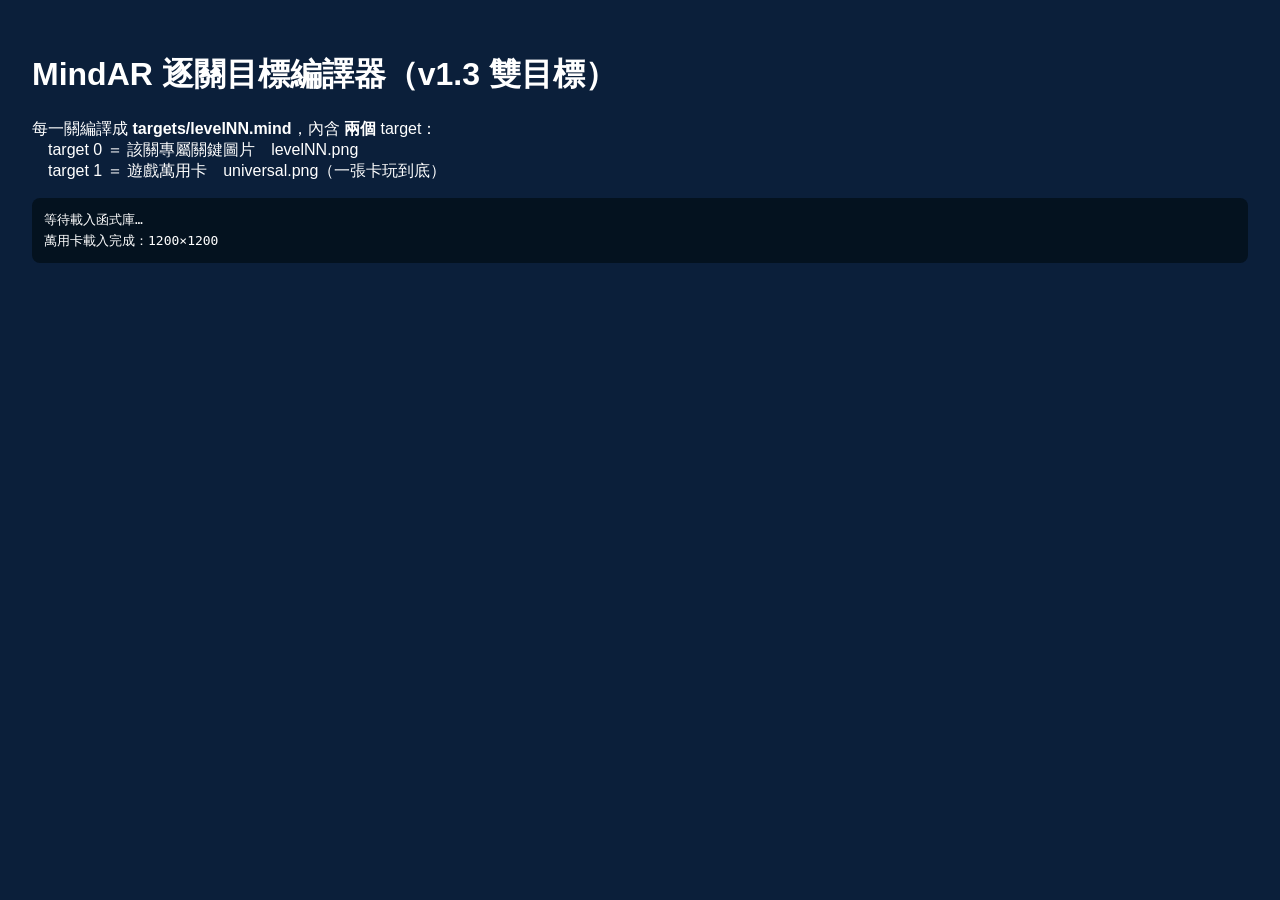
<file: tools/compile-each.html>
<!doctype html>
<html lang="zh-Hant">
<head>
<meta charset="utf-8">
<title>MindAR 逐關目標編譯器（v1.3 雙目標）</title>
<style>body{font-family:sans-serif;padding:24px;background:#0B1F3A;color:#fff}
#log{white-space:pre-wrap;font:13px/1.6 monospace;background:#04121f;padding:12px;border-radius:8px;max-height:70vh;overflow:auto}</style>
</head>
<body>
<h1>MindAR 逐關目標編譯器（v1.3 雙目標）</h1>
<p>每一關編譯成 <b>targets/levelNN.mind</b>，內含 <b>兩個</b> target：<br>
　target 0 ＝ 該關專屬關鍵圖片　levelNN.png<br>
　target 1 ＝ 遊戲萬用卡　universal.png（一張卡玩到底）</p>
<div id="log">等待載入函式庫…</div>
<script>
/* ── 編譯必備的節流解除（必須早於 mindar bundle 載入）──
   MindAR 的 Compiler 每處理一個尺度層就 `await new Promise(r=>requestAnimationFrame(r))`
   （bundle 內的 Xc()／$T）。瀏覽器分頁一旦不可見，requestAnimationFrame 完全停擺，
   編譯會卡在第一張圖永遠不動；setTimeout 在隱藏分頁也被夾到 1 秒一次。
   這一頁是離線建置工具、不需要畫面更新，因此把兩者都改接 MessageChannel
   （postMessage 不受可見度節流），編譯就能在背景分頁全速跑完。
   bundle 在載入當下就會把 requestAnimationFrame 抓進區域變數，所以順序不能顛倒。 */
(function () {
  var ch = new MessageChannel(), q = [];
  ch.port1.onmessage = function () { var f = q.shift(); if (f) f(); };
  var flush = function (fn) { q.push(fn); ch.port2.postMessage(0); };
  var rafId = 0;
  window.requestAnimationFrame = function (cb) {
    var id = ++rafId;
    flush(function () { cb(performance.now()); });
    return id;
  };
  window.cancelAnimationFrame = function () {};
  var origTimeout = window.setTimeout;
  window.setTimeout = function (fn, ms) {
    if (typeof fn === 'function' && (!ms || ms <= 20)) {
      var a = Array.prototype.slice.call(arguments, 2);
      flush(function () { fn.apply(null, a); });
      return -1;
    }
    return origTimeout.apply(window, arguments);
  };
})();
</script>
<script src="../vendor/mindar-image-aframe.prod.js"></script>
<script>
const logEl = document.getElementById('log');
const L = m => { logEl.textContent += '\n' + m; logEl.scrollTop = 1e9; };
window.__done = false; window.__err = null; window.__report = [];

const loadImg = src => new Promise((res, rej)=>{
  const i = new Image(); i.crossOrigin='anonymous';
  i.onload=()=>res(i); i.onerror=()=>rej(new Error('load fail '+src)); i.src=src;
});

/* 特徵點統計：matchingData 為多個尺度層，各層含 maximaPoints / minimaPoints。
   為了不綁死單一版本的欄位名，這裡對任何看起來像點陣列的欄位一律累加。 */
function countPoints(levels){
  let n = 0;
  (levels || []).forEach(lv => {
    if (!lv) return;
    ['maximaPoints','minimaPoints','points'].forEach(k=>{
      if (Array.isArray(lv[k])) n += lv[k].length;
    });
  });
  return n;
}

(async ()=>{
  try{
    const uni = await loadImg('../assets/targets/universal.png');
    L('萬用卡載入完成：' + uni.naturalWidth + '×' + uni.naturalHeight);
    for(let n=1;n<=10;n++){
      const id = String(n).padStart(2,'0');
      const im = await loadImg('../assets/targets/level'+id+'.png');
      const compiler = new window.MINDAR.IMAGE.Compiler();
      const t0 = performance.now();
      // ★ 兩張圖一起編譯：索引 0 = 關卡卡，索引 1 = 萬用卡
      await compiler.compileImageTargets([im, uni], ()=>{});
      const buf = await compiler.exportData();

      // ── 立即以 importData 驗證這個 .mind ──
      const verifier = new window.MINDAR.IMAGE.Compiler();
      const data = verifier.importData(buf);
      const targets = data.length;
      const pts = data.map(d => countPoints(d.matchingData));
      const trk = data.map(d => countPoints(d.trackingData));
      const dims = data.map(d => d.targetImage.width + '×' + d.targetImage.height);
      const ok = targets === 2 && pts.every(p => p > 300);

      const r = await fetch('/__save/level'+id+'.mind', {method:'POST', body: buf});
      await r.text();

      window.__report.push({ level:n, bytes:buf.byteLength, targets, points:pts, tracking:trk, dims, ok });
      L((ok?'✓ ':'✗ ')+'level'+id+'.mind  '+(buf.byteLength/1024).toFixed(0)+' KB  targets='+targets+
        '  特徵點=['+pts.join(', ')+']  追蹤點=['+trk.join(', ')+']  ('+((performance.now()-t0)/1000).toFixed(1)+'s)');
    }
    const total = window.__report.reduce((a,b)=>a+b.bytes,0);
    const allOk = window.__report.every(r=>r.ok);
    L('─────────────────────────────');
    L((allOk?'全部通過：':'有項目未通過：')+window.__report.filter(r=>r.ok).length+' / 10');
    L('總計 '+(total/1048576).toFixed(2)+' MB');
    window.__done = true;
  }catch(e){ window.__err = String(e&&e.stack||e); L('錯誤：'+window.__err); window.__done = true; }
})();
</script>
</body>
</html>
</file>
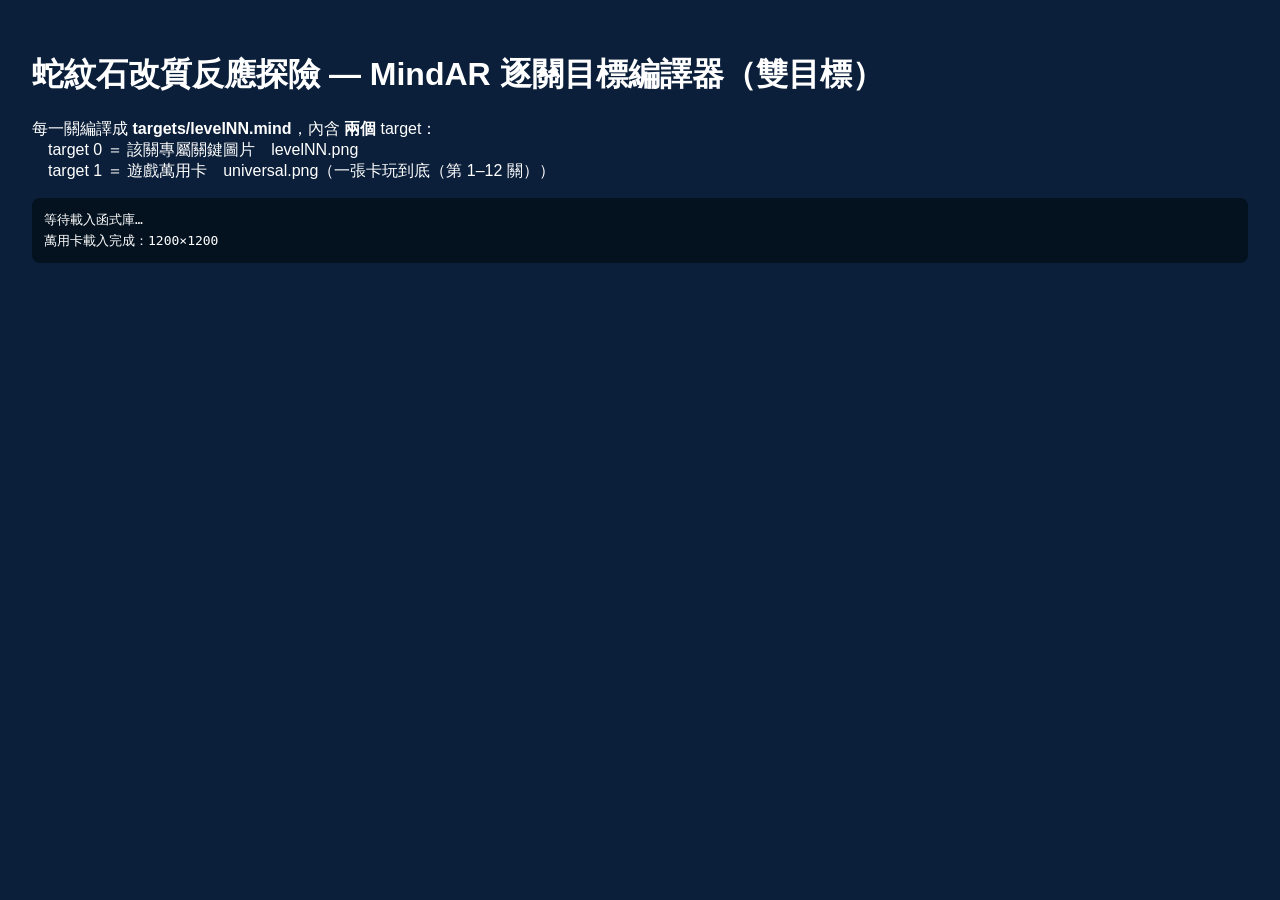
<file: reaction-quest/tools/compile-each.html>
<!doctype html>
<html lang="zh-Hant">
<head>
<meta charset="utf-8">
<title>蛇紋石改質反應探險 — MindAR 逐關目標編譯器（雙目標）</title>
<style>body{font-family:sans-serif;padding:24px;background:#0B1F3A;color:#fff}
#log{white-space:pre-wrap;font:13px/1.6 monospace;background:#04121f;padding:12px;border-radius:8px;max-height:70vh;overflow:auto}</style>
</head>
<body>
<h1>蛇紋石改質反應探險 — MindAR 逐關目標編譯器（雙目標）</h1>
<p>每一關編譯成 <b>targets/levelNN.mind</b>，內含 <b>兩個</b> target：<br>
　target 0 ＝ 該關專屬關鍵圖片　levelNN.png<br>
　target 1 ＝ 遊戲萬用卡　universal.png（一張卡玩到底（第 1–12 關））</p>
<div id="log">等待載入函式庫…</div>
<script>
/* ── 編譯必備的節流解除（必須早於 mindar bundle 載入）──
   MindAR 的 Compiler 每處理一個尺度層就 `await new Promise(r=>requestAnimationFrame(r))`
   （bundle 內的 Xc()／$T）。瀏覽器分頁一旦不可見，requestAnimationFrame 完全停擺，
   編譯會卡在第一張圖永遠不動；setTimeout 在隱藏分頁也被夾到 1 秒一次。
   這一頁是離線建置工具、不需要畫面更新，因此把兩者都改接 MessageChannel
   （postMessage 不受可見度節流），編譯就能在背景分頁全速跑完。
   bundle 在載入當下就會把 requestAnimationFrame 抓進區域變數，所以順序不能顛倒。 */
(function () {
  var ch = new MessageChannel(), q = [];
  ch.port1.onmessage = function () { var f = q.shift(); if (f) f(); };
  var flush = function (fn) { q.push(fn); ch.port2.postMessage(0); };
  var rafId = 0;
  window.requestAnimationFrame = function (cb) {
    var id = ++rafId;
    flush(function () { cb(performance.now()); });
    return id;
  };
  window.cancelAnimationFrame = function () {};
  var origTimeout = window.setTimeout;
  window.setTimeout = function (fn, ms) {
    if (typeof fn === 'function' && (!ms || ms <= 20)) {
      var a = Array.prototype.slice.call(arguments, 2);
      flush(function () { fn.apply(null, a); });
      return -1;
    }
    return origTimeout.apply(window, arguments);
  };
})();
</script>
<script src="../vendor/mindar-image-aframe.prod.js"></script>
<script>
const logEl = document.getElementById('log');
const L = m => { logEl.textContent += '\n' + m; logEl.scrollTop = 1e9; };
window.__done = false; window.__err = null; window.__report = [];

const loadImg = src => new Promise((res, rej)=>{
  const i = new Image(); i.crossOrigin='anonymous';
  i.onload=()=>res(i); i.onerror=()=>rej(new Error('load fail '+src)); i.src=src;
});

/* 特徵點統計：matchingData 為多個尺度層，各層含 maximaPoints / minimaPoints。
   為了不綁死單一版本的欄位名，這裡對任何看起來像點陣列的欄位一律累加。 */
function countPoints(levels){
  let n = 0;
  (levels || []).forEach(lv => {
    if (!lv) return;
    ['maximaPoints','minimaPoints','points'].forEach(k=>{
      if (Array.isArray(lv[k])) n += lv[k].length;
    });
  });
  return n;
}

(async ()=>{
  try{
    const uni = await loadImg('../assets/targets/universal.png');
    L('萬用卡載入完成：' + uni.naturalWidth + '×' + uni.naturalHeight);
    for(let n=1;n<=12;n++){
      const id = String(n).padStart(2,'0');
      const im = await loadImg('../assets/targets/level'+id+'.png');
      const compiler = new window.MINDAR.IMAGE.Compiler();
      const t0 = performance.now();
      // ★ 兩張圖一起編譯：索引 0 = 關卡卡，索引 1 = 萬用卡
      await compiler.compileImageTargets([im, uni], ()=>{});
      const buf = await compiler.exportData();

      // ── 立即以 importData 驗證這個 .mind ──
      const verifier = new window.MINDAR.IMAGE.Compiler();
      const data = verifier.importData(buf);
      const targets = data.length;
      const pts = data.map(d => countPoints(d.matchingData));
      const trk = data.map(d => countPoints(d.trackingData));
      const dims = data.map(d => d.targetImage.width + '×' + d.targetImage.height);
      const ok = targets === 2 && pts.every(p => p > 300);

      const r = await fetch('/__save/level'+id+'.mind', {method:'POST', body: buf});
      await r.text();

      window.__report.push({ level:n, bytes:buf.byteLength, targets, points:pts, tracking:trk, dims, ok });
      L((ok?'✓ ':'✗ ')+'level'+id+'.mind  '+(buf.byteLength/1024).toFixed(0)+' KB  targets='+targets+
        '  特徵點=['+pts.join(', ')+']  追蹤點=['+trk.join(', ')+']  ('+((performance.now()-t0)/1000).toFixed(1)+'s)');
    }
    const total = window.__report.reduce((a,b)=>a+b.bytes,0);
    const allOk = window.__report.every(r=>r.ok);
    L('─────────────────────────────');
    L((allOk?'全部通過：':'有項目未通過：')+window.__report.filter(r=>r.ok).length+' / 12');
    L('總計 '+(total/1048576).toFixed(2)+' MB');
    window.__done = true;
  }catch(e){ window.__err = String(e&&e.stack||e); L('錯誤：'+window.__err); window.__done = true; }
})();
</script>
</body>
</html>
</file>
<file: css/style.css>
/* 花蓮綠色化學闖關 — 自然科學雜誌風（海洋科學色票） */
:root{
  --navy:#0B1F3A; --deep:#065A82; --teal:#1C7293;
  --green:#2E7D5B; --moss:#5FA98A; --gold:#C99A3E;
  --bg:#F5F9FA; --ink:#1E293B; --grey:#64748B; --card:#fff;
  --tap:48px;
  --safe-b: env(safe-area-inset-bottom, 0px);
  --safe-t: env(safe-area-inset-top, 0px);
}
*{box-sizing:border-box;-webkit-tap-highlight-color:transparent}
html,body{margin:0;padding:0;height:100%;overflow:hidden}
body{
  font-family:"Microsoft JhengHei","PingFang TC","Noto Sans TC","Heiti TC",sans-serif;
  background:var(--navy); color:var(--ink);
  -webkit-font-smoothing:antialiased; overscroll-behavior:none;
}
button{font-family:inherit}

/* ── 畫面切換 ── */
.screen{position:fixed;inset:0;display:none;overflow-y:auto;overflow-x:hidden;-webkit-overflow-scrolling:touch}
.screen.active{display:block}
.screen.light{background:var(--bg)}
.screen.dark{background:var(--navy);color:#fff}
.pad{padding:calc(24px + var(--safe-t)) 20px calc(40px + var(--safe-b));max-width:640px;margin:0 auto;
  min-height:100%;position:relative;z-index:1}
.pad.center{display:flex;flex-direction:column;justify-content:center;align-items:center;text-align:center}

/* ── 載入 ── */
.loader-wrap{position:absolute;inset:0;display:flex;flex-direction:column;align-items:center;justify-content:center;text-align:center;padding:20px}
.spinner{width:56px;height:56px;border:5px solid rgba(95,169,138,.25);border-top-color:var(--moss);border-radius:50%;animation:spin 1s linear infinite}
@keyframes spin{to{transform:rotate(360deg)}}
.load-title{font-size:26px;margin:22px 0 4px;color:#fff;letter-spacing:.05em}
.load-sub{font-size:11px;color:var(--moss);letter-spacing:.14em;margin:0}
.load-msg{font-size:14px;color:#8FA8BE;margin-top:18px}

/* ── 標題頁 ── */
.deco-circle{position:absolute;border-radius:50%;pointer-events:none;z-index:0}
.deco-circle.c1{width:280px;height:280px;background:#0F2C4E;top:-90px;right:-90px}
.deco-circle.c2{width:200px;height:200px;background:#12365E;bottom:-70px;left:-70px}
.eyebrow{font-size:12px;color:var(--moss);letter-spacing:.12em;margin:0 0 14px;font-weight:700}
.big-title{font-size:38px;line-height:1.25;font-weight:800;margin:0 0 12px;color:#fff}
.sub-en{font-style:italic;font-size:13px;color:#9FB6CC;margin:0 0 20px;line-height:1.5}
.pills{display:flex;flex-wrap:wrap;gap:8px;margin-bottom:22px}
.pill{padding:7px 15px;border-radius:999px;font-size:13px;font-weight:700;color:#fff}
.pill.teal{background:var(--teal)} .pill.green{background:var(--green)}
.pill.gold{background:var(--gold)} .pill.deep{background:var(--deep)}
.rule{border:0;border-top:1px solid rgba(255,255,255,.22);margin:20px 0}
.byline{font-size:12.5px;color:#9FB6CC;line-height:1.7;margin:0 0 26px}

/* ── 按鈕 ── */
.btn{display:block;width:100%;min-height:var(--tap);padding:14px 18px;margin:10px 0;
  border:0;border-radius:14px;font-size:17px;font-weight:700;cursor:pointer;transition:transform .12s,opacity .15s}
.btn:active{transform:scale(.975)}
.btn.primary{background:var(--green);color:#fff;box-shadow:0 4px 14px rgba(46,125,91,.32)}
.btn.primary:disabled{background:#B6C4C0;box-shadow:none;cursor:not-allowed}
.btn.big{font-size:18px;padding:16px}
.btn.ghost{background:transparent;color:var(--teal);border:2px solid var(--teal)}
.screen.dark .btn.ghost{color:#9FD3C0;border-color:rgba(159,211,192,.55)}
.btn.small{font-size:14px;min-height:44px;padding:11px}
.btn.scan{background:var(--gold);color:#2A1F06;box-shadow:0 6px 20px rgba(201,154,62,.45);
  animation:pulseBtn 1.6s ease-in-out infinite;transition:opacity .18s}
/* 未到達目標點時只隱藏可見度，仍保留版面高度（見 index.html 註解） */
.btn.scan.off{opacity:0;pointer-events:none;animation:none}
@keyframes pulseBtn{0%,100%{transform:scale(1)}50%{transform:scale(1.035)}}
.hidden{display:none !important}

/* ── 淺色頁通用 ── */
.kicker{font-size:12px;color:var(--teal);letter-spacing:.11em;font-weight:800;margin:0 0 8px}
.page-title{font-size:30px;font-weight:800;margin:0 0 6px;color:var(--navy)}
.page-sub{font-style:italic;color:var(--grey);font-size:14px;margin:0 0 20px}
.sec-h{font-size:20px;color:var(--navy);margin:30px 0 12px;padding-left:12px;border-left:5px solid var(--teal)}
.note{background:#EAF3F6;border-left:5px solid var(--teal);border-radius:0 12px 12px 0;
  padding:14px 16px;font-size:14.5px;line-height:1.75;margin:18px 0}
.howto{padding-left:22px;margin:0 0 6px}
.howto li{font-size:15.5px;line-height:1.85;margin-bottom:10px}
.foot{font-size:12px;color:var(--grey);text-align:center;margin-top:22px;line-height:1.7}

/* ── 主角選擇 ── */
.char-list{display:flex;flex-direction:column;gap:12px;margin-bottom:20px}
.char-card{display:flex;gap:14px;align-items:center;text-align:left;width:100%;
  background:var(--card);border:3px solid #DCE5E8;border-radius:18px;padding:14px;cursor:pointer;
  transition:border-color .15s,box-shadow .15s,transform .12s}
.char-card:active{transform:scale(.985)}
.char-card.sel{border-color:var(--green);box-shadow:0 6px 22px rgba(46,125,91,.22)}
.char-card img{width:78px;height:110px;flex:0 0 78px;object-fit:contain}
.char-info h3{margin:0 0 2px;font-size:21px;color:var(--navy)}
.char-info .ct{font-size:12.5px;font-weight:800;letter-spacing:.06em;margin:0 0 6px}
.char-info p{margin:0;font-size:13.5px;line-height:1.65;color:#475569}
.char-info .trait{display:inline-block;margin-top:7px;font-size:11.5px;padding:3px 10px;
  border-radius:999px;background:#EDF3F5;color:var(--grey);font-weight:700}

/* ── 關卡數選擇 ── */
.mode-list{display:flex;flex-direction:column;gap:14px;margin-bottom:18px}
/* 用 grid：數字圓佔左欄並跨兩列，標題與說明在右欄上下堆疊
   （原本三者都是 flex item，標題與說明會被並排擠成兩行） */
.mode-card{display:grid;grid-template-columns:62px 1fr;grid-template-rows:auto auto;
  column-gap:16px;row-gap:3px;align-items:center;text-align:left;width:100%;
  background:var(--card);border:3px solid #DCE5E8;border-radius:18px;padding:18px 16px;cursor:pointer}
.mode-card:active{transform:scale(.985)}
.mode-n{grid-column:1;grid-row:1 / span 2;width:62px;height:62px;border-radius:50%;
  background:var(--teal);color:#fff;
  font-size:28px;font-weight:800;display:flex;align-items:center;justify-content:center}
.mode-card .mode-t{grid-column:2;grid-row:1;align-self:end}
.mode-card .mode-d{grid-column:2;grid-row:2;align-self:start}
.mode-card:nth-child(2) .mode-n{background:var(--green)}
.mode-t{font-size:20px;font-weight:800;color:var(--navy);display:block}
.mode-d{font-size:13px;color:var(--grey);line-height:1.6;display:block;margin-top:3px}

/* ── 探索模式 ── */
#scr-explore{background:#0B1F3A}
.stage{position:absolute;inset:0;background-size:cover;background-position:center;overflow:hidden}
.hero{position:absolute;width:78px;height:110px;transform:translate(-50%,-100%);
  transition:transform .06s linear;filter:drop-shadow(0 6px 8px rgba(0,0,0,.32));will-change:left,top}
.hero.flip{transform:translate(-50%,-100%) scaleX(-1)}
.goal{position:absolute;transform:translate(-50%,-50%);width:84px;height:84px;
  display:flex;align-items:center;justify-content:center;pointer-events:none}
.goal-ring{position:absolute;inset:0;border-radius:50%;border:4px solid var(--gold);
  animation:ring 1.8s ease-out infinite}
@keyframes ring{0%{transform:scale(.55);opacity:1}100%{transform:scale(1.25);opacity:0}}
.goal-dot{width:44px;height:44px;border-radius:50%;background:var(--gold);color:#2A1F06;
  font-size:24px;font-weight:800;display:flex;align-items:center;justify-content:center;
  box-shadow:0 4px 14px rgba(0,0,0,.35)}
.goal.reached .goal-dot{background:var(--green);color:#fff}

.hud-top{position:absolute;top:0;left:0;right:0;padding:calc(10px + var(--safe-t)) 12px 0;pointer-events:none}
.hud-bar{display:flex;align-items:center;gap:9px;background:rgba(11,31,58,.86);
  border-radius:12px;padding:8px 12px;color:#fff;margin-bottom:9px}
.hud-level{background:var(--gold);color:#2A1F06;font-weight:800;font-size:14px;
  padding:3px 9px;border-radius:7px}
.hud-place{font-size:14px;font-weight:700;flex:1}
.hud-prog{font-size:12.5px;color:var(--moss);font-weight:700}
.bubble{background:rgba(255,255,255,.96);border-radius:18px;padding:13px 16px;
  box-shadow:0 6px 20px rgba(0,0,0,.2);position:relative;max-width:560px;margin:0 auto}
.bubble::after{content:"";position:absolute;left:34px;bottom:-11px;border:11px solid transparent;
  border-top-color:rgba(255,255,255,.96);border-bottom:0}
.bubble p{margin:0;font-size:15px;line-height:1.7;color:var(--ink)}

.hud-bottom{position:absolute;left:0;right:0;bottom:0;padding:0 14px calc(14px + var(--safe-b))}
.hud-bottom .btn.scan{max-width:420px;margin:0 auto 12px}
.dpad{display:grid;grid-template-columns:repeat(3,64px);grid-template-rows:repeat(2,64px);
  gap:8px;justify-content:center}
.dbtn{width:64px;height:64px;border-radius:16px;border:0;font-size:22px;color:#fff;
  background:rgba(11,31,58,.72);box-shadow:0 4px 12px rgba(0,0,0,.28);cursor:pointer;touch-action:none;
  backdrop-filter:blur(2px);-webkit-backdrop-filter:blur(2px)}
.dbtn:active{background:var(--teal)}
.dbtn.up{grid-column:2;grid-row:1}
.dbtn.left{grid-column:1;grid-row:2}
.dbtn.down{grid-column:2;grid-row:2}
.dbtn.right{grid-column:3;grid-row:2}

/* ── v1.1 內建瀏覽器警告橫幅 ── */
.inapp-banner{position:fixed;top:0;left:0;right:0;z-index:200;display:flex;gap:10px;
  align-items:flex-start;background:#8A2F1E;color:#fff;
  padding:calc(10px + var(--safe-t)) 12px 10px;box-shadow:0 4px 16px rgba(0,0,0,.35)}
.inapp-banner.hidden{display:none}
.inapp-banner p{margin:0;flex:1;font-size:13.5px;line-height:1.7;font-weight:700}
.inapp-x{flex:0 0 30px;width:30px;height:30px;border:0;border-radius:50%;
  background:rgba(255,255,255,.2);color:#fff;font-size:19px;line-height:1;cursor:pointer}
/* 橫幅是 fixed，會蓋住各頁最上緣 —— 有橫幅時把內容整體往下推 */
body.has-banner .pad{padding-top:calc(112px + var(--safe-t))}
body.has-banner .ar-panel{padding-top:calc(108px + var(--safe-t))}
body.has-banner .hud-top{padding-top:calc(96px + var(--safe-t))}

/* ── v1.1 版號標記 ── */
.ver-tag{position:absolute;right:12px;bottom:calc(10px + var(--safe-b));z-index:5;
  font-size:11.5px;letter-spacing:.08em;font-weight:700;color:rgba(255,255,255,.55)}

/* ── AR 模式 ── */
#scr-ar{background:#000}
/* v1.1 預檢相機預覽：手勢內立刻播放，避免 iOS 手勢鏈斷裂造成的黑畫面 */
.cam-preview{position:absolute;inset:0;width:100%;height:100%;object-fit:cover;
  background:#000;z-index:1;display:block}
.cam-preview.hidden{display:none}
#ar-host{position:absolute;inset:0;z-index:2}
#ar-host a-scene, #ar-host .a-canvas{width:100% !important;height:100% !important}
.mindar-ui-overlay{display:none !important}
.ar-panel{position:absolute;inset:0;overflow-y:auto;-webkit-overflow-scrolling:touch;
  background:linear-gradient(180deg,rgba(11,31,58,.94),rgba(11,31,58,.985));
  padding:calc(20px + var(--safe-t)) 16px calc(28px + var(--safe-b));z-index:20}
.ar-card{background:#fff;border-radius:20px;padding:20px 18px;max-width:560px;margin:0 auto;
  box-shadow:0 10px 40px rgba(0,0,0,.4)}
.ar-card h3{font-size:22px;margin:0 0 12px;color:var(--navy);line-height:1.4}
.ar-p{font-size:15px;line-height:1.8;color:#334155;margin:0 0 12px}
.ar-note{font-size:12.5px;line-height:1.7;color:var(--grey);background:#EEF4F6;
  border-radius:10px;padding:10px 12px;margin:0 0 16px}
.fb-img{width:100%;border-radius:14px;border:2px solid #DCE5E8;margin:6px 0 14px;display:block}
.teach-visual{margin:8px 0 14px;border-radius:14px;overflow:hidden;background:#F1F6F8;
  border:2px solid #DCE5E8;min-height:150px;display:flex;align-items:center;justify-content:center}
.teach-visual svg{width:100%;height:auto;display:block}
.teach-points{margin:0 0 18px;padding-left:20px}
.teach-points li{font-size:14.5px;line-height:1.85;margin-bottom:10px;color:#334155}

.ar-scanning{position:absolute;inset:0;z-index:15;display:flex;flex-direction:column;
  align-items:center;justify-content:center;pointer-events:none}
.reticle{position:relative;width:74vw;max-width:340px;aspect-ratio:1/1}
.reticle span{position:absolute;width:40px;height:40px;border:5px solid var(--gold)}
.reticle span:nth-child(1){top:0;left:0;border-right:0;border-bottom:0;border-radius:10px 0 0 0}
.reticle span:nth-child(2){top:0;right:0;border-left:0;border-bottom:0;border-radius:0 10px 0 0}
.reticle span:nth-child(3){bottom:0;left:0;border-right:0;border-top:0;border-radius:0 0 0 10px}
.reticle span:nth-child(4){bottom:0;right:0;border-left:0;border-top:0;border-radius:0 0 10px 0}
.scan-tip{color:#fff;font-size:15px;font-weight:700;margin-top:22px;
  background:rgba(11,31,58,.78);padding:10px 18px;border-radius:999px}
#btn-scan-cancel{pointer-events:auto;max-width:220px;margin-top:20px;background:rgba(11,31,58,.7);
  color:#fff;border-color:rgba(255,255,255,.5)}

/* ── v1.1 掃描狀態／倒數／黑畫面提示 ── */
.scan-hint{max-width:min(90vw,430px);margin:12px 0 0;color:#FFE8B8;font-size:13.5px;
  line-height:1.75;font-weight:700;text-align:center;background:rgba(122,49,38,.88);
  padding:10px 16px;border-radius:14px}
.scan-hint.hidden{display:none}
.scan-wait{display:flex;flex-direction:column;align-items:center;margin-top:14px;pointer-events:auto}
.scan-wait.hidden{display:none}
.scan-count{margin:0 0 8px;color:#fff;font-size:13px;font-weight:700;
  background:rgba(11,31,58,.78);padding:7px 15px;border-radius:999px}
#btn-keep-wait{max-width:220px;margin:0;background:rgba(201,154,62,.92);color:#2A1F06;border-color:transparent}

/* ── v1.2 掃描成功：綠色橫幅 ＋ 倒數 ＋ 大型主按鈕 ──
   一律 position:fixed（.screen 沒有 transform／filter，不會被建立成新的
   containing block），z-index 用 9000+ 確保壓過 a-scene、a-canvas、
   MindAR overlay 與所有既有面板（最高原本是 .toast 的 100）。
   本層只佔螢幕上下兩條，中間留空 → 掃到後的 4 秒仍看得見 3D 疊加內容。 */
.ar-success{position:fixed;inset:0;z-index:9000;pointer-events:none}
.ar-success.hidden{display:none}
/* ★ 位置一律由靜態 CSS 決定，動畫只碰 box-shadow。
   若動畫被凍結（分頁在背景、prefers-reduced-motion、低耗電模式），
   會停在關鍵影格的起點；把位移寫進 keyframes 會讓主按鈕整個往下偏、
   在手機上被裁掉。橫幅與按鈕都改成「發光呼吸」，凍結了也不影響版面。 */
.ar-success-banner{position:fixed;left:50%;transform:translateX(-50%);
  top:calc(14px + var(--safe-t));z-index:9001;
  display:flex;align-items:center;gap:12px;max-width:min(92vw,470px);
  background:linear-gradient(135deg,#2E7D5B,#3F9E72);color:#fff;
  padding:13px 22px;border-radius:999px;
  box-shadow:0 8px 30px rgba(46,125,91,.55),0 0 0 3px rgba(255,255,255,.28) inset;
  animation:successGlow 1.15s ease-in-out infinite alternate}
body.has-banner .ar-success-banner{top:calc(74px + var(--safe-t))}
.ar-success-mark{font-size:19px;font-weight:800;letter-spacing:.03em;white-space:nowrap}
.ar-success-count{font-size:15px;font-weight:800;color:#EAF7F0;
  background:rgba(11,31,58,.42);border-radius:999px;padding:4px 13px;min-width:56px;
  text-align:center;white-space:nowrap}
.ar-success-count:empty{display:none}
@keyframes successGlow{
  from{box-shadow:0 8px 30px rgba(46,125,91,.55),0 0 0 3px rgba(255,255,255,.28) inset}
  to{box-shadow:0 8px 34px rgba(46,125,91,.85),0 0 0 3px rgba(255,255,255,.55) inset}}

.ar-success-btn{position:fixed;left:50%;transform:translateX(-50%);
  bottom:calc(24px + var(--safe-b));z-index:9002;pointer-events:auto;
  width:min(88vw,420px);min-height:64px;padding:18px 22px;
  font-family:inherit;font-size:21px;font-weight:800;letter-spacing:.04em;
  color:#fff;background:linear-gradient(135deg,#2E7D5B,#46A87C);
  border:3px solid rgba(255,255,255,.7);border-radius:18px;cursor:pointer;
  box-shadow:0 10px 34px rgba(0,0,0,.5),0 0 0 6px rgba(46,125,91,.22);
  animation:teachGlow 1.15s ease-in-out infinite alternate}
.ar-success-btn:active{box-shadow:0 4px 16px rgba(0,0,0,.5),0 0 0 3px rgba(46,125,91,.3)}
@keyframes teachGlow{
  from{box-shadow:0 10px 34px rgba(0,0,0,.5),0 0 0 6px rgba(46,125,91,.22)}
  to{box-shadow:0 10px 34px rgba(0,0,0,.5),0 0 0 12px rgba(46,125,91,.34)}}

@media (prefers-reduced-motion: reduce){
  .ar-success-banner,.ar-success-btn{animation:none}}

/* ── v1.1 診斷區塊 ── */
.ar-warn{font-size:13px;line-height:1.75;color:#7A3126;background:#FBEDEA;
  border-left:5px solid #C0553F;border-radius:10px;padding:10px 12px;margin:0 0 12px}
.fb-diag{background:#FBEDEA;border-left:5px solid #C0553F;border-radius:12px;
  padding:12px 14px;margin:0 0 14px}
.fb-diag.hidden{display:none}
.fb-reason{margin:0 0 8px;font-size:15px;line-height:1.7;color:#7A3126}
.fb-guide{margin:0;font-size:13px;line-height:1.8;color:#5B4A46}
.diag-box{width:100%;margin-top:12px;font-family:ui-monospace,Menlo,Consolas,monospace;
  font-size:11.5px;line-height:1.6;border:2px solid #DCE5E8;border-radius:10px;padding:10px;
  color:#334155;background:#F5F9FA;resize:vertical}
.diag-box.hidden{display:none}

/* ── 問答 ── */
.quiz-q{font-size:22px;line-height:1.6;color:var(--navy);margin:0 0 20px;font-weight:800}
.quiz-opts{display:flex;flex-direction:column;gap:11px;margin-bottom:16px}
.opt{width:100%;text-align:left;background:var(--card);border:3px solid #DCE5E8;border-radius:14px;
  padding:15px 16px;font-size:15.5px;line-height:1.6;color:var(--ink);cursor:pointer;min-height:var(--tap)}
.opt:active{transform:scale(.99)}
.opt.ok{border-color:var(--green);background:#EAF6EF}
.opt.bad{border-color:#C0553F;background:#FBEDEA}
.opt:disabled{cursor:default}
.quiz-fb{border-radius:14px;padding:15px 16px;font-size:14.5px;line-height:1.8;margin-bottom:14px}
.quiz-fb.ok{background:#EAF6EF;border-left:5px solid var(--green);color:#1F5240}
.quiz-fb.bad{background:#FBEDEA;border-left:5px solid #C0553F;color:#7A3126}
.quiz-fb b{display:block;margin-bottom:5px;font-size:15.5px}

/* ── 關卡總結 ── */
.badge-pop{width:88px;height:88px;border-radius:50%;background:var(--green);color:#fff;
  font-size:46px;display:flex;align-items:center;justify-content:center;margin-bottom:20px;
  box-shadow:0 8px 28px rgba(46,125,91,.45);animation:pop .45s cubic-bezier(.2,1.4,.4,1)}
@keyframes pop{0%{transform:scale(0)}100%{transform:scale(1)}}
.lesson-t{font-size:26px;line-height:1.55;color:#fff;margin:0 0 4px;font-weight:800}
.lesson-sub{font-size:14px;color:#9FB6CC;line-height:1.75;margin:0 0 26px;max-width:460px}
#scr-lesson .btn{max-width:420px}

/* ── 全破 ── */
.badge-card{display:flex;gap:16px;align-items:center;background:linear-gradient(135deg,#0B1F3A,#12406B);
  border-radius:20px;padding:18px 16px;color:#fff;margin:6px 0 8px;
  box-shadow:0 10px 30px rgba(11,31,58,.35)}
.badge-ring{flex:0 0 92px;width:92px;height:92px;border-radius:50%;background:rgba(255,255,255,.1);
  border:4px solid var(--gold);display:flex;align-items:center;justify-content:center;overflow:hidden}
.badge-hero{width:70px;height:96px;object-fit:contain;margin-top:14px}
.badge-title{font-size:12px;color:var(--moss);letter-spacing:.09em;margin:0 0 3px;font-weight:800}
.badge-name{font-size:22px;font-weight:800;margin:0 0 3px}
.badge-meta{font-size:13px;color:#BFD4E4;margin:0 0 7px}
.badge-org{font-size:11px;color:#8FA8BE;line-height:1.6;margin:0}
.summary-list{display:flex;flex-direction:column;gap:10px}
.sum-item{background:var(--card);border-radius:14px;padding:14px 16px;border-left:6px solid var(--green)}
.sum-item:nth-child(2){border-left-color:var(--gold)}
.sum-item:nth-child(3){border-left-color:var(--teal)}
.sum-item:nth-child(4){border-left-color:var(--deep)}
.sum-item:nth-child(5){border-left-color:var(--moss)}
.sum-item b{display:block;font-size:16px;color:var(--navy);margin-bottom:5px}
.sum-item span{font-size:13.5px;line-height:1.75;color:#475569}
.recap{padding-left:20px;margin:0}
.recap li{font-size:14.5px;line-height:1.8;margin-bottom:8px;color:#334155}
.recap b{color:var(--teal)}

/* ── Toast ── */
.toast{position:fixed;left:50%;bottom:calc(28px + var(--safe-b));transform:translateX(-50%) translateY(20px);
  background:rgba(11,31,58,.94);color:#fff;padding:12px 20px;border-radius:999px;font-size:14px;
  opacity:0;pointer-events:none;transition:opacity .25s,transform .25s;z-index:100;max-width:88vw;text-align:center}
.toast.on{opacity:1;transform:translateX(-50%) translateY(0)}

/* ── 橫向手機／平板 ── */
@media (min-width:700px){
  .big-title{font-size:46px}
  .char-card img{width:96px;height:132px;flex-basis:96px}
}
@media (max-height:520px) and (orientation:landscape){
  .dpad{grid-template-columns:repeat(3,54px);grid-template-rows:repeat(2,54px)}
  .dbtn{width:54px;height:54px;font-size:18px}
  .hero{width:62px;height:88px}
}

/* ═══════════════════════════════════════════════════════════════
   v1.3　萬用卡 ／ 三種掃描模式 ／ 免卡體驗
   ═══════════════════════════════════════════════════════════════ */

/* 用 <a> 當按鈕（連到 cards.html）時，補上 button 沒有的那幾件事 */
a.btn{text-decoration:none;text-align:center;line-height:1.35;
  display:flex;align-items:center;justify-content:center}

/* ── 掃描面板的情境引導首行 ── */
.ar-lead{font-size:15.5px;line-height:1.8;color:#1E293B;margin:0 0 14px;
  background:#EAF3F0;border-left:5px solid var(--green);border-radius:0 12px 12px 0;padding:12px 14px}
.ar-lead b{color:var(--green)}
.ar-note a{color:var(--teal);font-weight:700}

/* ── 三個模式按鈕 ── */
.mode-picker{display:flex;flex-direction:column;gap:15px;margin:2px 0 16px}
.mode-btn{position:relative;display:flex;align-items:center;gap:12px;width:100%;
  min-height:var(--tap);padding:14px 14px;text-align:left;cursor:pointer;
  background:#fff;border:2px solid #CBD5E1;border-radius:14px;
  transition:transform .12s,border-color .15s,box-shadow .15s}
.mode-btn:active{transform:scale(.985)}
.mode-btn .mode-ico{flex:0 0 40px;width:40px;height:40px;border-radius:12px;
  background:#EEF4F6;display:flex;align-items:center;justify-content:center;font-size:20px}
.mode-btn .mode-body{display:flex;flex-direction:column;gap:3px;min-width:0}
.mode-btn .mode-main{font-size:17px;font-weight:800;color:var(--navy)}
.mode-btn .mode-sub{font-size:12.5px;line-height:1.6;color:var(--grey)}
/* 「上次用這個」標籤預設不佔位，只有 .last 才顯示 */
.mode-btn .mode-last{display:none}
.mode-btn.last{border-color:var(--green);box-shadow:0 4px 16px rgba(46,125,91,.18);background:#F4FAF7}
.mode-btn.last .mode-ico{background:#DCEFE5}
.mode-btn.last .mode-last{display:block;position:absolute;top:-9px;right:12px;
  background:var(--green);color:#fff;font-size:11px;font-weight:800;
  padding:3px 9px;border-radius:999px;letter-spacing:.03em;white-space:nowrap}
/* 第一個模式（掃描卡片）是預設主行動，即使沒有 .last 也要看得出來 */
#btn-mode-scan{border-color:var(--teal)}
#btn-mode-scan .mode-ico{background:#E1EEF3}
#btn-mode-scan.last{border-color:var(--green)}

/* 免卡模式沿用掃描面板的等待 UI，但不需要掃描準心 */
.ar-scanning.plain .reticle{display:none}

/* ── 免卡體驗層 ──
   位置全部由靜態 CSS 決定；動畫只做位移點綴，被系統凍結也不會讓按鈕跑出畫面。 */
.nocard-layer{position:fixed;inset:0;z-index:9000;pointer-events:none}
.nocard-layer.hidden{display:none}
.nocard-tilt{position:absolute;left:0;right:0;
  top:calc(52px + var(--safe-t));bottom:calc(150px + var(--safe-b));
  display:flex;align-items:center;justify-content:center;padding:0 14px;
  will-change:transform}
.nocard-card{pointer-events:auto;max-width:460px;width:100%;max-height:100%;overflow-y:auto;
  background:rgba(11,31,58,.74);backdrop-filter:blur(6px);-webkit-backdrop-filter:blur(6px);
  border:2px solid rgba(201,154,62,.85);border-radius:20px;padding:16px 16px 14px;
  box-shadow:0 14px 40px rgba(0,0,0,.45);
  animation:nocardFloat 3.4s ease-in-out infinite alternate}
@keyframes nocardFloat{from{transform:translateY(-7px)}to{transform:translateY(7px)}}
.nocard-kicker{font-size:11.5px;letter-spacing:.1em;font-weight:800;color:var(--moss);margin:0 0 6px}
.nocard-title{font-size:20px;font-weight:800;color:#fff;margin:0 0 10px;line-height:1.4}
.nocard-visual{background:rgba(255,255,255,.94);border-radius:12px;padding:6px;margin-bottom:10px}
.nocard-visual svg{display:block;width:100%;height:auto}
.nocard-points{margin:0;padding-left:19px;list-style:disc}
.nocard-points li{font-size:14px;line-height:1.75;color:#E2EEF4;margin-bottom:6px}
.nocard-points li:last-child{margin-bottom:0}

.nocard-bar{position:fixed;left:50%;transform:translateX(-50%);
  bottom:calc(64px + var(--safe-b));width:min(560px,92vw);
  display:flex;gap:10px;pointer-events:auto;z-index:9001}
.nocard-bar .btn{margin:0;flex:1 1 0;min-height:56px;font-size:16px}
.btn.nocard-shot{background:var(--gold);color:#2A1F06;box-shadow:0 6px 20px rgba(201,154,62,.5)}
.btn.nocard-go{background:var(--green);color:#fff;box-shadow:0 6px 20px rgba(46,125,91,.45)}
.nocard-back{position:fixed;left:50%;transform:translateX(-50%);
  bottom:calc(14px + var(--safe-b));width:min(560px,92vw);margin:0;
  pointer-events:auto;z-index:9001;
  background:rgba(11,31,58,.7);color:#CFE3EE;border:2px solid rgba(207,227,238,.45)}

/* 合成照片預覽（長按儲存／下載） */
.nocard-photo{position:fixed;inset:0;z-index:9010;background:rgba(4,12,22,.92);
  overflow-y:auto;-webkit-overflow-scrolling:touch;pointer-events:auto;
  padding:calc(20px + var(--safe-t)) 16px calc(24px + var(--safe-b))}
.nocard-photo.hidden{display:none}
.nocard-photo-inner{max-width:520px;margin:0 auto;text-align:center}
.nocard-photo-t{font-size:19px;font-weight:800;color:#fff;margin:0 0 12px}
.nocard-photo img{width:100%;height:auto;border-radius:14px;border:2px solid rgba(201,154,62,.7);
  display:block;margin-bottom:12px;background:#0B1F3A}
.nocard-photo-tip{font-size:13.5px;line-height:1.75;color:#CFE3EE;margin:0 0 14px}
.nocard-photo-tip b{color:var(--gold)}
.nocard-photo .btn.ghost{color:#9FD3C0;border-color:rgba(159,211,192,.55)}

@media (prefers-reduced-motion: reduce){
  .nocard-card{animation:none}
}
@media (max-height:560px){
  .nocard-tilt{bottom:calc(126px + var(--safe-b))}
  .nocard-bar{bottom:calc(56px + var(--safe-b))}
  .nocard-bar .btn{min-height:48px;font-size:15px}
  .nocard-title{font-size:18px}
}
</file>
<file: reaction-quest/css/style.css>
/* 蛇紋石改質反應探險 v2.1.1 — 全程懸浮式 AR
   層次（由下而上）：
     0  相機實景（<video>／無相機時的場景 SVG）
     1  A-Frame 懸浮舞台（透明畫布，主角／代幣／看板／題目都在這裡）
     2  過場遮罩 veil（切換錨定與換關時淡入淡出，避免任何黑閃）
     3  HUD（方向鍵、繼續、靜音、進度）
     4  標題頁／說明頁／診斷頁／徽章層
   自然科學雜誌風配色（海洋科學色票）：navy / deep / teal / green / moss / gold */
:root{
  --navy:#0B1F3A; --deep:#065A82; --teal:#1C7293; --green:#2E7D5B;
  --moss:#5FA98A; --gold:#C99A3E; --ink:#1E293B; --grey:#64748B;
  --paper:#F5F9FA; --red:#B03E34;
  --hud-b: calc(env(safe-area-inset-bottom, 0px) + 10px);
  --hud-t: calc(env(safe-area-inset-top, 0px) + 8px);
}
*{box-sizing:border-box;-webkit-tap-highlight-color:transparent}
html,body{margin:0;padding:0;height:100%;overflow:hidden;background:#000;
  font-family:"Microsoft JhengHei","Noto Sans TC","PingFang TC",sans-serif;color:var(--ink)}
button{font-family:inherit}
.hidden{display:none !important}

/* ═══ 0. 相機層 ═══ */
.cam-layer{position:fixed;inset:0;width:100%;height:100%;object-fit:cover;
  z-index:0;background:#000;transform:translateZ(0)}
.scene-bg{position:fixed;inset:0;z-index:0;display:none;
  background-size:cover;background-position:center;filter:saturate(.92) brightness(.86)}
body.nocam .cam-layer{display:none}
body.nocam .scene-bg{display:block}

/* ═══ 1. 懸浮舞台 ═══ */
.ar-host{position:fixed;inset:0;z-index:1;overflow:hidden}
.ar-host a-scene,.ar-host canvas{position:absolute !important;inset:0 !important;
  width:100% !important;height:100% !important;background:transparent !important}
.ar-host video{object-fit:cover}
.a-enter-vr,.a-enter-ar,.a-orientation-modal,.mindar-ui-overlay{display:none !important}

/* ═══ 2. 過場遮罩 ═══ */
.veil{position:fixed;inset:0;z-index:2;background:rgba(11,31,58,.55);
  opacity:0;pointer-events:none;transition:opacity .28s ease}
.veil.on{opacity:1}

/* ═══ 3. HUD ═══ */
.hud{position:fixed;inset:0;z-index:3;pointer-events:none}
.hud-top{position:absolute;left:0;right:0;top:var(--hud-t);
  display:flex;gap:6px;align-items:center;padding:0 10px;pointer-events:none}
.hud-spacer{flex:1}
.chip{display:inline-block;padding:5px 11px;border-radius:14px;font-size:13px;
  font-weight:700;color:#fff;background:rgba(11,31,58,.72);backdrop-filter:blur(4px);
  border:1px solid rgba(255,255,255,.18);white-space:nowrap}
.chip-lv{background:rgba(28,114,147,.86);letter-spacing:.5px}
.chip-place{background:rgba(11,31,58,.62);font-weight:600;max-width:34vw;
  overflow:hidden;text-overflow:ellipsis}
.chip-token{background:rgba(201,154,62,.90);color:var(--navy)}
.icon-btn{pointer-events:auto;width:34px;height:34px;border-radius:50%;border:1px solid rgba(255,255,255,.25);
  background:rgba(11,31,58,.72);color:#fff;font-size:16px;font-weight:700;line-height:1;
  display:flex;align-items:center;justify-content:center;cursor:pointer}
.icon-btn.off{opacity:.45;text-decoration:line-through}
.icon-btn.on{background:var(--gold);color:var(--navy);border-color:var(--gold)}

.hud-hint{position:absolute;left:12px;right:12px;top:calc(var(--hud-t) + 44px);margin:0;
  font-size:13px;line-height:1.5;font-weight:600;color:#fff;text-align:center;
  text-shadow:0 1px 4px rgba(0,0,0,.75);pointer-events:none}

.hud-bottom{position:absolute;left:0;right:0;bottom:var(--hud-b);
  display:flex;align-items:flex-end;justify-content:space-between;padding:0 12px}

/* 方向鍵：3×3 十字，固定 156px，右下留給動作鈕 */
.dpad{pointer-events:auto;display:grid;width:156px;height:156px;
  grid-template-columns:repeat(3,1fr);grid-template-rows:repeat(3,1fr);gap:4px;
  transition:opacity .2s}
.dpad.off{opacity:.28;pointer-events:none}
.dbtn{border:none;border-radius:12px;background:rgba(11,31,58,.70);color:#fff;
  font-size:19px;font-weight:700;display:flex;align-items:center;justify-content:center;
  border:1px solid rgba(255,255,255,.16);cursor:pointer;touch-action:none;user-select:none}
.dbtn.on{background:var(--teal);border-color:var(--moss)}
.dbtn.up{grid-area:1/2/2/3}
.dbtn.left{grid-area:2/1/3/2}
.dbtn.mid{grid-area:2/2/3/3;background:rgba(11,31,58,.30);border-style:dashed;pointer-events:none}
.dbtn.right{grid-area:2/3/3/4}
.dbtn.down{grid-area:3/2/4/3}

.act-col{pointer-events:auto;display:flex;flex-direction:column;gap:8px;align-items:flex-end}
.act-btn{pointer-events:auto;min-width:132px;padding:13px 18px;border-radius:26px;border:none;
  background:var(--gold);color:var(--navy);font-size:16px;font-weight:800;cursor:pointer;
  min-height:44px;box-shadow:0 6px 18px rgba(0,0,0,.35)}
.act-btn.ghost{background:rgba(11,31,58,.78);color:#fff;border:1px solid rgba(255,255,255,.28);
  font-size:14px;min-width:120px;padding:11px 16px;min-height:44px}
.act-btn:disabled{opacity:.6}
/* v2.1「再試一次」：大顆、高對比、必達 44px 觸控目標 */
.act-btn.retry{background:var(--moss);color:var(--navy);min-height:52px;min-width:150px;
  font-size:17px;font-weight:800;border:2px solid #fff;
  box-shadow:0 6px 20px rgba(0,0,0,.45);animation:retryPulse 1.6s ease-in-out infinite}
@keyframes retryPulse{
  0%,100%{box-shadow:0 6px 20px rgba(0,0,0,.45),0 0 0 0 rgba(95,169,138,.55)}
  50%{box-shadow:0 6px 20px rgba(0,0,0,.45),0 0 0 10px rgba(95,169,138,0)}
}
@media (prefers-reduced-motion:reduce){.act-btn.retry{animation:none}}

/* ═══ 4. 全螢幕頁（標題／說明／診斷） ═══ */
.screen{position:fixed;inset:0;z-index:4;display:none;overflow-y:auto;
  -webkit-overflow-scrolling:touch}
.screen.active{display:block}
.screen.dark{background:linear-gradient(160deg,#0B1F3A 0%,#0d2c4d 55%,#0B1F3A 100%);color:#fff}
.screen.light{background:var(--paper);color:var(--ink)}
.pad{padding:26px 20px calc(40px + env(safe-area-inset-bottom,0px));max-width:640px;margin:0 auto;
  position:relative;z-index:1}
.deco-circle{position:absolute;border-radius:50%;opacity:.5}
.deco-circle.c1{width:280px;height:280px;right:-90px;top:-70px;background:#0f3557}
.deco-circle.c2{width:200px;height:200px;left:-80px;bottom:40px;background:#10405f}
.eyebrow{color:var(--moss);font-size:12.5px;font-weight:800;letter-spacing:1px;margin:6px 0 8px}
.big-title{font-size:38px;line-height:1.2;font-weight:800;margin:0 0 8px}
.sub-en{font-style:italic;color:#9FBCCB;font-size:13.5px;margin:0 0 18px}
.pick-h{color:var(--moss);font-weight:800;font-size:13px;margin:16px 0 8px;letter-spacing:.5px}
/* ── 選角／選路線卡（v2.1.1：選取態完全由 CSS 驅動） ──
   未選取：淺色白卡、opacity .85；選取：主角主色實底＋3px 金框＋1.04 放大＋✓ 標籤。
   三張卡固定 16px 間距（選取態 1.04 放大會吃掉約 2px，實測仍 ≥12px），
   各自獨立容器，矩形零相交。

   ── 兩個刻意的設計決定 ──────────────────────────────────────
   ① 主色以 CSS 變數 --sel（選取底色）與 --accent（未選取邊框）掛在每張卡上，
      切換時 JS 只加減 .on，完全不寫 inline style
      —— v2.1 用 JS 逐張塗 inline style，多一份「舊選取者要記得清掉」的狀態要維護。
   ② 帶有「身分」意義的四個屬性（背景、邊框色、放大、不透明度）**不做過渡**，
      點下去的同一幀就是最終值。150 ms 的視覺過渡放在金色外光暈（box-shadow）上。
      這樣任何自動化驗收（或無障礙工具）讀 getComputedStyle 都會拿到最終狀態，
      不會讀到過渡中的中間值——在動畫時鐘被凍結的環境裡（背景分頁、螢幕截圖服務、
      prefers-reduced-motion）中間值甚至會永遠停在「舊的那一個」。 */
.pick-row{display:flex;gap:16px;flex-wrap:wrap}
.pick-card{flex:1 1 30%;min-width:96px;background:rgba(255,255,255,.07);border:2px solid rgba(255,255,255,.22);
  border-radius:14px;padding:12px 8px;color:#fff;display:flex;flex-direction:column;gap:3px;
  align-items:center;cursor:pointer;position:relative;
  transition:box-shadow .15s ease}
.pick-card.on{background:rgba(95,169,138,.22);border-color:var(--moss);box-shadow:0 0 0 2px rgba(95,169,138,.35)}
/* 主角卡：未選取＝淺色白卡（降透明度），選取＝實色主色＋金框＋放大 */
.pick-card.char{background:#F5F9FA;border:2px solid var(--accent,#cfdbe2);color:var(--navy);opacity:.85;
  transform:none}
.pick-card.char .pick-d{color:#4a6373}
.pick-card.char.on{background:var(--sel,#065A82);border:3px solid var(--gold);
  color:#fff;opacity:1;transform:scale(1.04);
  box-shadow:0 0 0 3px rgba(201,154,62,.30),0 10px 22px rgba(0,0,0,.42)}
.pick-card.char.on .pick-d{color:#E7F1F5}
.pick-ok{display:none;font-size:11.5px;font-weight:800;letter-spacing:.5px;
  color:var(--gold);background:rgba(11,31,58,.55);border-radius:9px;padding:2px 8px;margin-top:3px}
.pick-card.char.on .pick-ok{display:block}
/* 路線卡沿用同一套選取語彙（金框＋放大），底色改用深海藍 */
.pick-card[data-mode]{opacity:.85;transform:none}
.pick-card[data-mode].on{opacity:1;background:rgba(6,90,130,.92);border:3px solid var(--gold);
  transform:scale(1.04);
  box-shadow:0 0 0 3px rgba(201,154,62,.30),0 10px 22px rgba(0,0,0,.42)}
.pick-n{font-size:26px;font-weight:800;color:var(--gold);line-height:1}
.pick-t{font-size:15px;font-weight:800}
.pick-d{font-size:11.5px;color:#B8CEDA;text-align:center;line-height:1.4}
.btn{display:block;width:100%;margin:10px 0 0;padding:15px 18px;border-radius:28px;border:none;
  font-size:17px;font-weight:800;cursor:pointer;background:#e6edf1;color:var(--navy);min-height:44px}
.btn.primary{background:var(--gold);color:var(--navy)}
.btn.big{padding:17px 18px;font-size:18px}
.btn.ghost{background:transparent;border:1.5px solid rgba(255,255,255,.35);color:#fff;font-weight:700}
.screen.light .btn.ghost{border-color:rgba(11,31,58,.3);color:var(--navy)}
.btn.small{font-size:14px;padding:11px 14px}
.links{display:flex;gap:8px;margin-top:8px}
.links .btn{margin:0}
.tiny{font-size:12px;line-height:1.65;color:#B8CEDA;margin:12px 0 0}
.ver-tag{position:absolute;right:12px;bottom:10px;font-size:11px;color:rgba(255,255,255,.4);z-index:2}
.kicker{color:var(--teal);font-size:12px;font-weight:800;letter-spacing:1px;margin:0 0 6px}
.page-title{font-size:28px;font-weight:800;margin:0 0 14px;color:var(--navy)}
.howto{padding-left:20px;line-height:1.85;font-size:14.5px}
.howto li{margin-bottom:10px}
.note{background:#fff;border-left:5px solid var(--moss);border-radius:10px;padding:12px 14px;
  font-size:13.5px;line-height:1.75;margin:14px 0}
.ar-p{font-size:14.5px;line-height:1.8}
.fb-diag{background:#fff;border-left:5px solid var(--red);border-radius:10px;padding:12px 14px;
  font-size:13.5px;line-height:1.7;margin-bottom:12px}
.fb-guide{color:var(--grey)}
.diag-box{width:100%;font-size:11px;font-family:ui-monospace,Menlo,Consolas,monospace;
  border:1px solid #cdd8de;border-radius:10px;padding:10px;margin-top:10px;background:#fff}

/* ═══ 內建瀏覽器橫幅 ═══ */
.inapp-banner{position:fixed;left:0;right:0;top:0;z-index:6;background:var(--red);color:#fff;
  padding:10px 40px 10px 14px;font-size:13px;line-height:1.6}
.inapp-banner p{margin:0}
.inapp-x{position:absolute;right:8px;top:8px;width:26px;height:26px;border-radius:50%;
  border:none;background:rgba(0,0,0,.25);color:#fff;font-size:16px;cursor:pointer}

/* ═══ 完成徽章 ═══ */
.badge-layer{position:fixed;left:0;right:0;bottom:calc(var(--hud-b) + 8px);z-index:5;
  padding:0 16px;display:flex;flex-direction:column;gap:8px;align-items:stretch}
.badge-card{background:rgba(11,31,58,.88);border:2px solid var(--gold);border-radius:18px;
  padding:14px 16px;color:#fff;text-align:center;backdrop-filter:blur(4px)}
.badge-title{margin:0 0 4px;font-size:17px;font-weight:800;color:var(--gold)}
.badge-name{margin:0 0 2px;font-size:20px;font-weight:800}
.badge-meta{margin:0 0 6px;font-size:13px;color:#CFE0E8}
.badge-org{margin:0;font-size:11.5px;color:#9FBCCB;line-height:1.5}
.badge-layer .btn{margin:0}
.shot-box{position:fixed;inset:0;z-index:7;background:rgba(11,31,58,.94);padding:20px;
  overflow-y:auto;display:flex;flex-direction:column;gap:10px;align-items:center;justify-content:center}
.shot-box img{max-width:100%;max-height:60vh;border-radius:12px;border:2px solid var(--gold)}
.shot-box .tiny{color:#CFE0E8;text-align:center}

/* ═══ Toast ═══ */
.toast{position:fixed;left:50%;transform:translateX(-50%);
  bottom:calc(var(--hud-b) + 180px);z-index:8;
  background:rgba(11,31,58,.92);color:#fff;padding:10px 16px;border-radius:20px;
  font-size:13.5px;font-weight:600;line-height:1.55;max-width:86vw;text-align:center;
  opacity:0;pointer-events:none;transition:opacity .25s ease;
  border:1px solid rgba(255,255,255,.2)}
.toast.on{opacity:1}

@media (min-height:820px){
  .dpad{width:172px;height:172px}
}
@media (max-width:340px){
  .dpad{width:136px;height:136px}
  .act-btn{min-width:112px;font-size:14px;padding:11px 14px}
}
</file>
